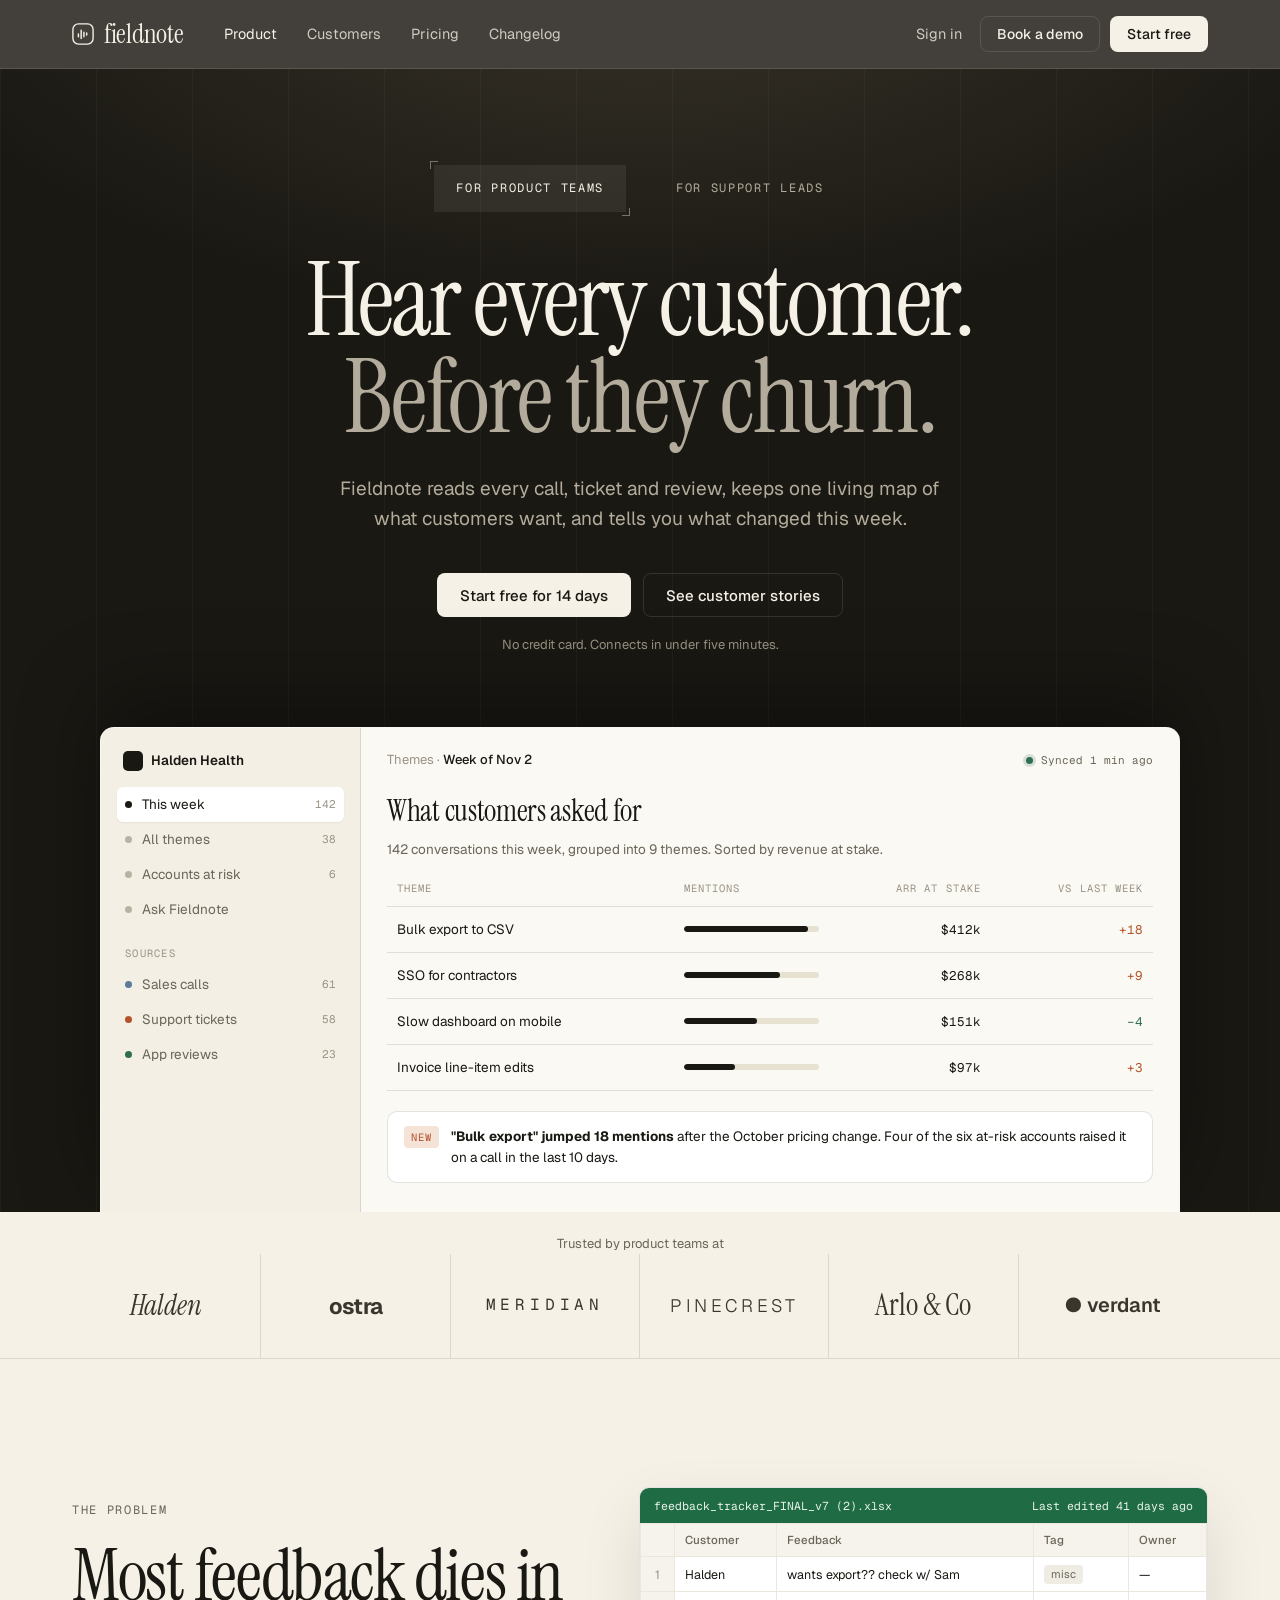
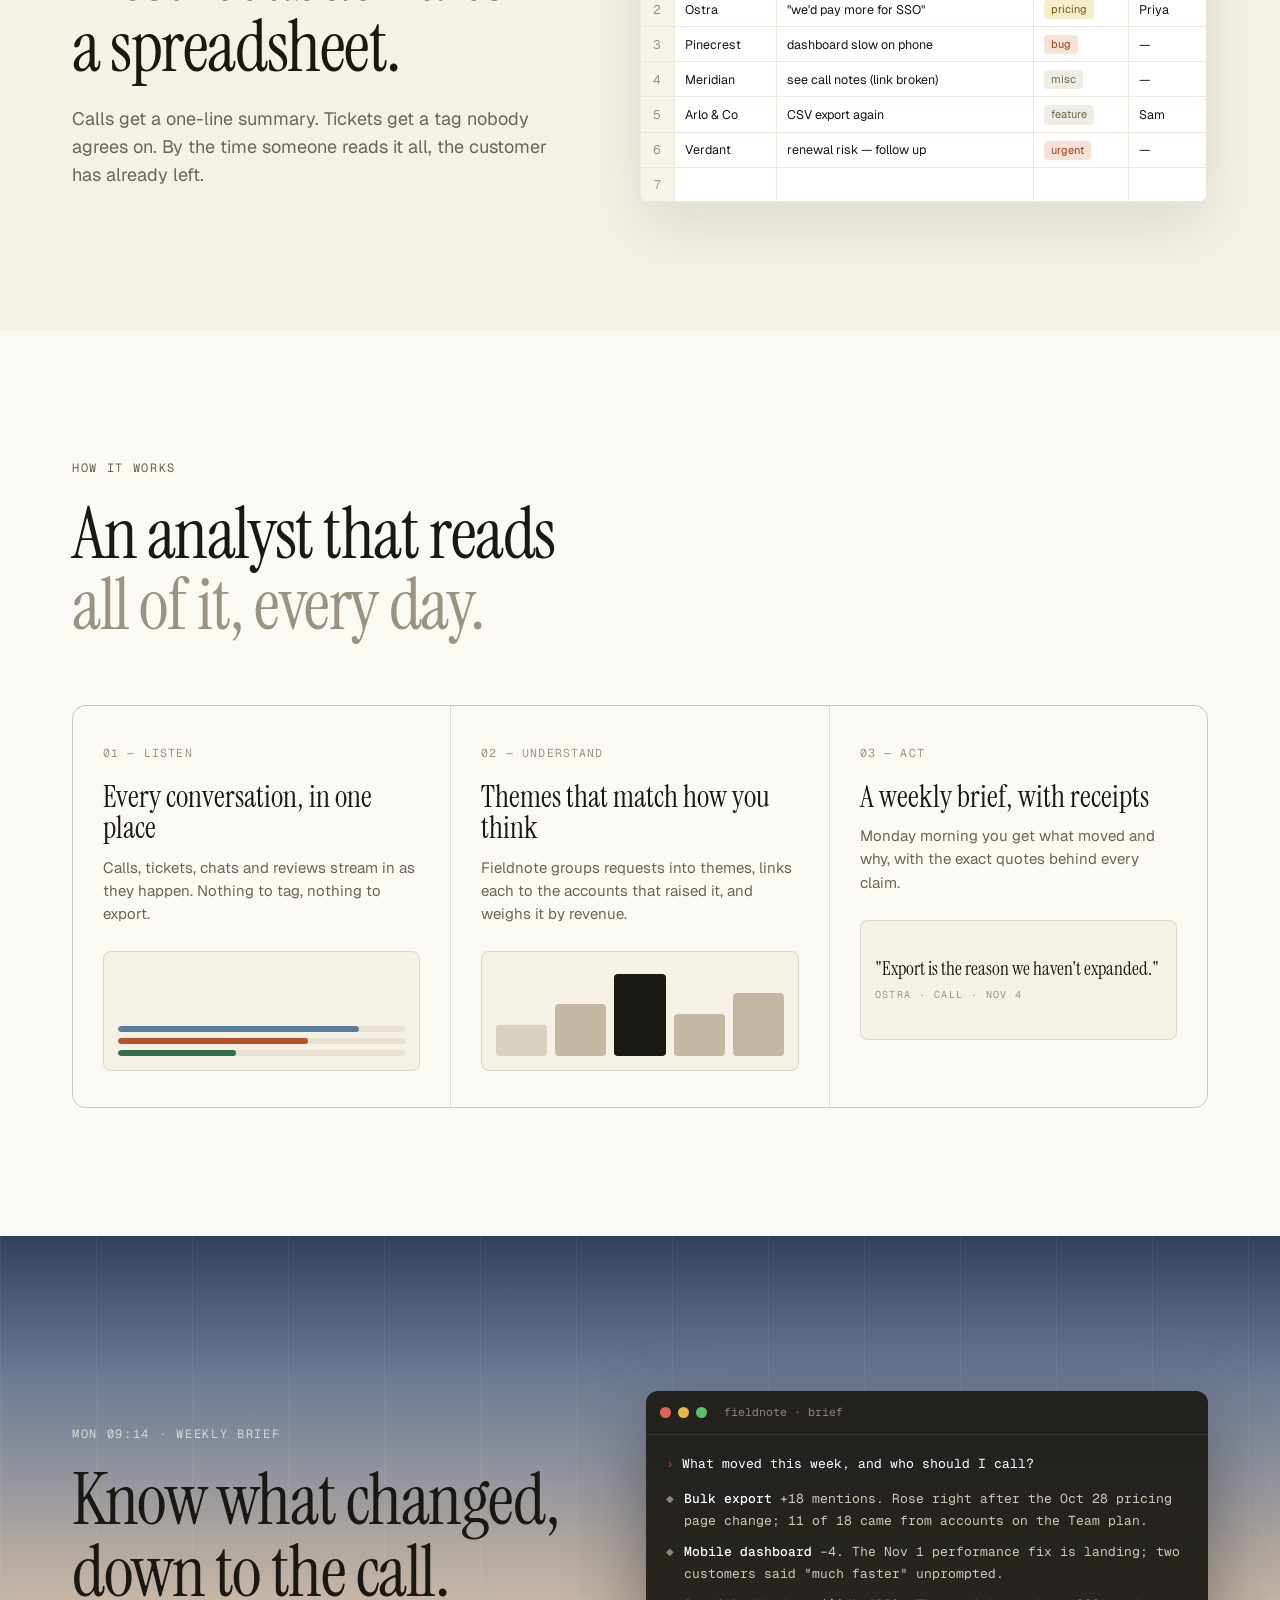
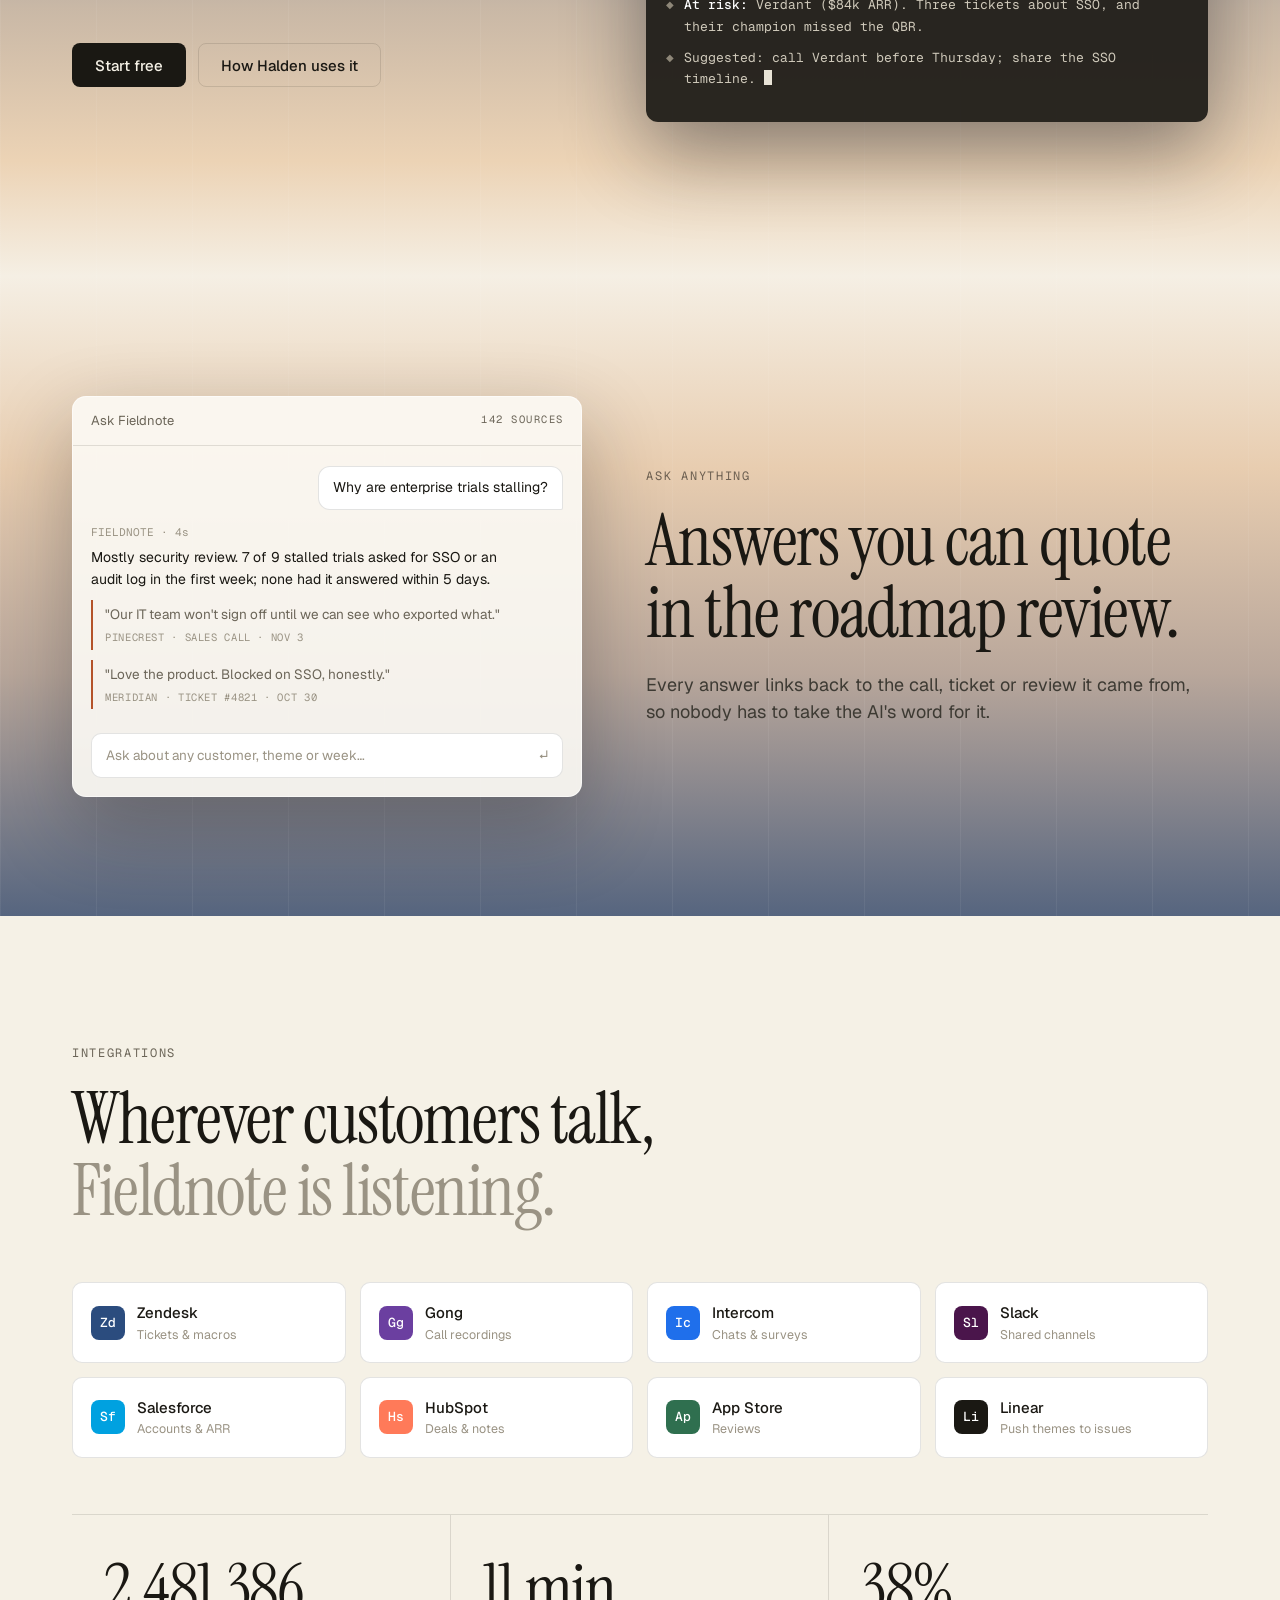
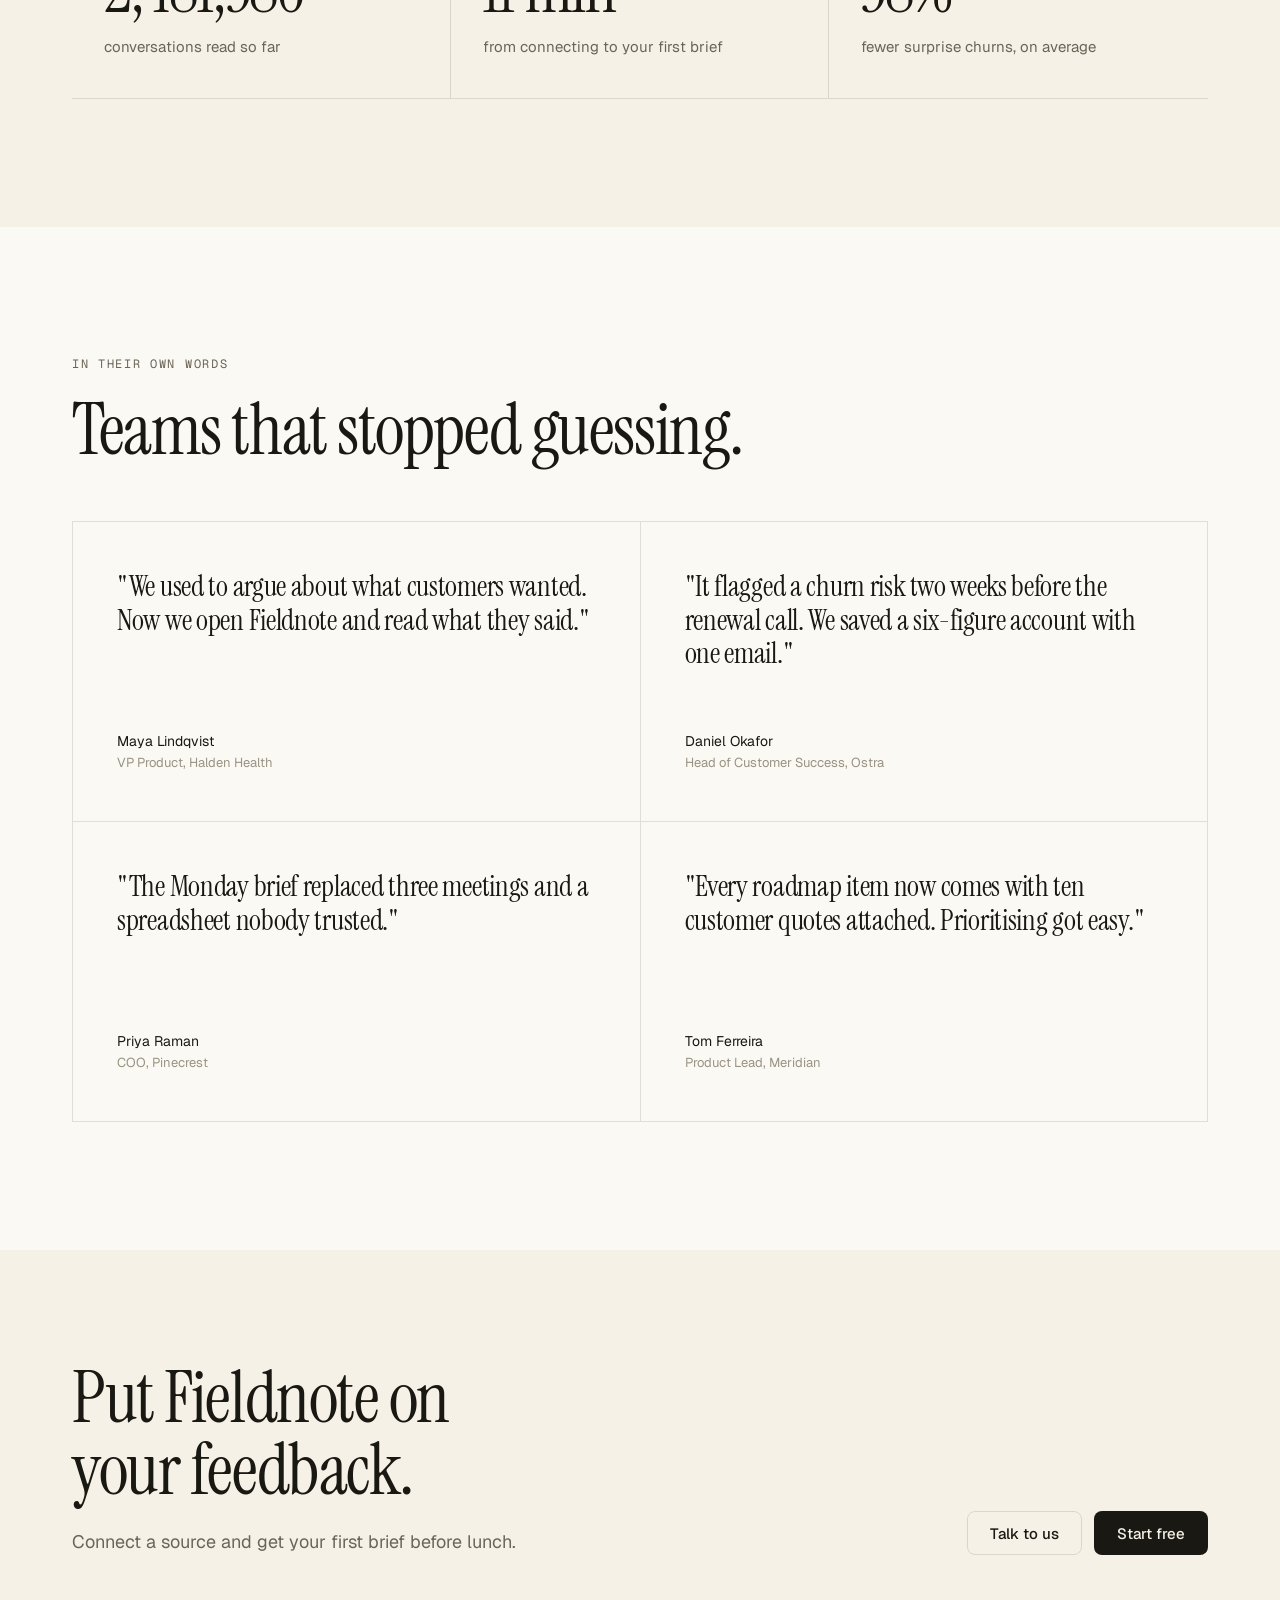
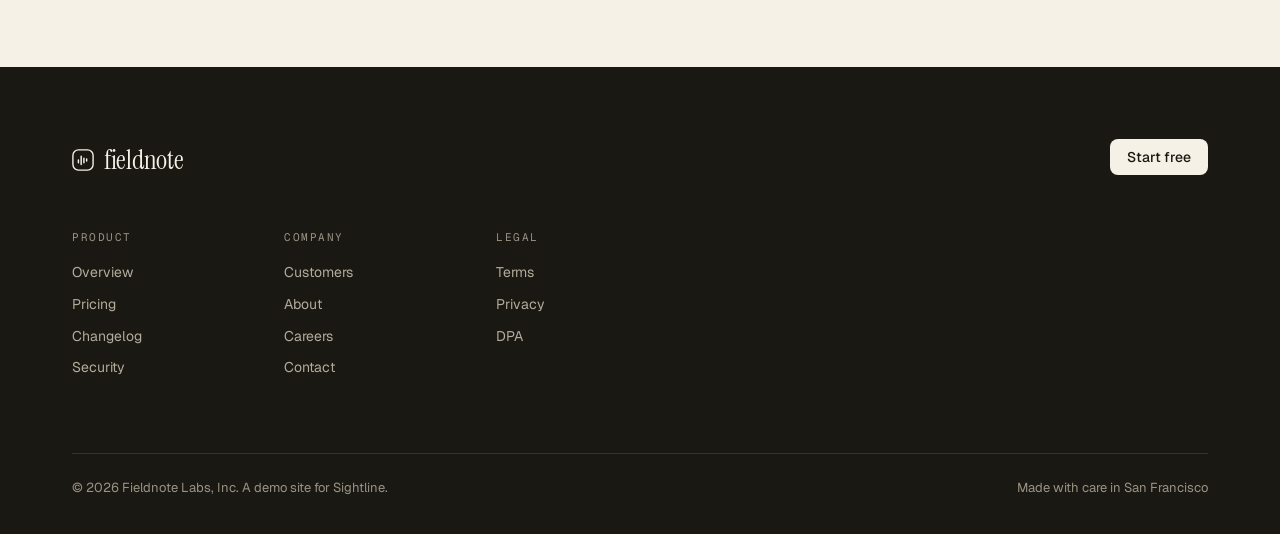
<file: index.html>
<!doctype html>
<html lang="en">
<head>
  <meta charset="utf-8">
  <meta name="viewport" content="width=device-width, initial-scale=1">
  <title>Fieldnote — Hear every customer</title>
  <meta name="description" content="Fieldnote reads every call, ticket and review, and tells you what customers want before they churn.">
  <link rel="preconnect" href="https://fonts.googleapis.com">
  <link rel="preconnect" href="https://fonts.gstatic.com" crossorigin>
  <link href="https://fonts.googleapis.com/css2?family=Geist:wght@300;400;500;600;700&family=Geist+Mono:wght@400;500&family=Instrument+Serif:ital@0;1&display=swap" rel="stylesheet">
  <link rel="stylesheet" href="assets/site.css">
  <link rel="icon" href="assets/mark.svg" type="image/svg+xml">
</head>
<body>

<header class="nav">
  <div class="wrap nav-inner">
    <a class="logo" href="./"><img class="logo-mark" src="assets/mark-light.svg" alt="">fieldnote</a>
    <nav class="nav-links">
      <a href="./" aria-current="page">Product</a>
      <a href="customers/">Customers</a>
      <a href="pricing/">Pricing</a>
      <a href="changelog/">Changelog</a>
    </nav>
    <div class="nav-cta">
      <a class="signin" href="#">Sign in</a>
      <a class="btn btn-ghost-dark btn-sm" href="#">Book a demo</a>
      <a class="btn btn-cream btn-sm" href="pricing/">Start free</a>
    </div>
    <button class="nav-toggle" aria-label="Menu" aria-expanded="false"><span></span><span></span><span></span></button>
  </div>
  <div class="mobile-menu">
    <a href="./">Product</a><a href="customers/">Customers</a><a href="pricing/">Pricing</a><a href="changelog/">Changelog</a>
    <a class="btn btn-cream" href="pricing/">Start free</a>
  </div>
</header>

<!-- HERO -->
<section class="hero stripes">
  <div class="wrap">
    <div class="tabs">
      <span class="tab mono active">For product teams</span>
      <span class="tab mono">For support leads</span>
    </div>
    <h1>Hear every customer.<span class="dim">Before they churn.</span></h1>
    <p class="lede">Fieldnote reads every call, ticket and review, keeps one living map of what customers want, and tells you what changed this week.</p>
    <div class="ctas">
      <a class="btn btn-cream" href="pricing/">Start free for 14 days</a>
      <a class="btn btn-ghost-dark" href="customers/">See customer stories</a>
    </div>
    <p class="hero-note">No credit card. Connects in under five minutes.</p>

    <div class="app" aria-label="Fieldnote app preview">
      <aside class="app-side">
        <div class="ws"><i></i> Halden Health</div>
        <div class="side-item on"><span class="dot" style="background:#1a1813"></span>This week<span class="count">142</span></div>
        <div class="side-item"><span class="dot" style="background:#b9b2a2"></span>All themes<span class="count">38</span></div>
        <div class="side-item"><span class="dot" style="background:#b9b2a2"></span>Accounts at risk<span class="count">6</span></div>
        <div class="side-item"><span class="dot" style="background:#b9b2a2"></span>Ask Fieldnote</div>
        <div class="side-label">SOURCES</div>
        <div class="side-item"><span class="dot" style="background:#5b7c99"></span>Sales calls<span class="count">61</span></div>
        <div class="side-item"><span class="dot" style="background:#b4532a"></span>Support tickets<span class="count">58</span></div>
        <div class="side-item"><span class="dot" style="background:#2f6f4f"></span>App reviews<span class="count">23</span></div>
      </aside>
      <div class="app-main">
        <div class="app-top">
          <div class="crumb">Themes · <b>Week of Nov 2</b></div>
          <div class="live"><span class="pulse"></span><span data-ago="Synced">Synced 3 min ago</span></div>
        </div>
        <h3>What customers asked for</h3>
        <p class="sub">142 conversations this week, grouped into 9 themes. Sorted by revenue at stake.</p>
        <table class="themes">
          <thead><tr><th>THEME</th><th class="hide-sm">MENTIONS</th><th class="num">ARR AT STAKE</th><th class="num">VS LAST WEEK</th></tr></thead>
          <tbody>
            <tr><td>Bulk export to CSV</td><td class="hide-sm"><div class="bar"><i style="width:92%"></i></div></td><td class="num">$412k</td><td class="num delta-up">+18</td></tr>
            <tr><td>SSO for contractors</td><td class="hide-sm"><div class="bar"><i style="width:71%"></i></div></td><td class="num">$268k</td><td class="num delta-up">+9</td></tr>
            <tr><td>Slow dashboard on mobile</td><td class="hide-sm"><div class="bar"><i style="width:54%"></i></div></td><td class="num">$151k</td><td class="num delta-down">−4</td></tr>
            <tr><td>Invoice line-item edits</td><td class="hide-sm"><div class="bar"><i style="width:38%"></i></div></td><td class="num">$97k</td><td class="num delta-up">+3</td></tr>
          </tbody>
        </table>
        <div class="insight"><span class="tag">NEW</span><span><b>"Bulk export" jumped 18 mentions</b> after the October pricing change. Four of the six at-risk accounts raised it on a call in the last 10 days.</span></div>
      </div>
    </div>
  </div>
</section>

<!-- LOGOS -->
<section class="logos">
  <p class="label">Trusted by product teams at</p>
  <div class="wrap logo-row">
    <div class="lg-1">Halden</div>
    <div class="lg-2">ostra</div>
    <div class="lg-3">MERIDIAN</div>
    <div class="lg-4">PINECREST</div>
    <div class="lg-5">Arlo &amp; Co</div>
    <div class="lg-6">● verdant</div>
  </div>
</section>

<!-- PROBLEM -->
<section class="sec sec-cream">
  <div class="wrap split">
    <div>
      <p class="eyebrow">The problem</p>
      <h2 class="h2">Most feedback dies in a spreadsheet.</h2>
      <p class="sec-lede">Calls get a one-line summary. Tickets get a tag nobody agrees on. By the time someone reads it all, the customer has already left.</p>
    </div>
    <div class="sheet" aria-hidden="true">
      <div class="sheet-bar"><span>feedback_tracker_FINAL_v7 (2).xlsx</span><span>Last edited 41 days ago</span></div>
      <table>
        <tr><th class="idx"></th><th>Customer</th><th>Feedback</th><th class="hide-sm">Tag</th><th>Owner</th></tr>
        <tr><td class="idx">1</td><td>Halden</td><td>wants export?? check w/ Sam</td><td class="hide-sm"><span class="chip">misc</span></td><td>—</td></tr>
        <tr><td class="idx">2</td><td>Ostra</td><td>"we'd pay more for SSO"</td><td class="hide-sm"><span class="chip y">pricing</span></td><td>Priya</td></tr>
        <tr><td class="idx">3</td><td>Pinecrest</td><td>dashboard slow on phone</td><td class="hide-sm"><span class="chip r">bug</span></td><td>—</td></tr>
        <tr><td class="idx">4</td><td>Meridian</td><td>see call notes (link broken)</td><td class="hide-sm"><span class="chip">misc</span></td><td>—</td></tr>
        <tr><td class="idx">5</td><td>Arlo &amp; Co</td><td>CSV export again</td><td class="hide-sm"><span class="chip">feature</span></td><td>Sam</td></tr>
        <tr><td class="idx">6</td><td>Verdant</td><td>renewal risk — follow up</td><td class="hide-sm"><span class="chip r">urgent</span></td><td>—</td></tr>
        <tr><td class="idx">7</td><td></td><td></td><td class="hide-sm"></td><td></td></tr>
      </table>
    </div>
  </div>
</section>

<!-- FEATURES -->
<section class="sec">
  <div class="wrap">
    <p class="eyebrow">How it works</p>
    <h2 class="h2">An analyst that reads<br><span class="dim">all of it, every day.</span></h2>
    <div class="features">
      <div class="feature">
        <span class="num">01 — LISTEN</span>
        <h3>Every conversation, in one place</h3>
        <p>Calls, tickets, chats and reviews stream in as they happen. Nothing to tag, nothing to export.</p>
        <div class="viz">
          <div class="bar"><i style="width:84%;background:#5b7c99"></i></div>
          <div class="bar"><i style="width:66%;background:#b4532a"></i></div>
          <div class="bar"><i style="width:41%;background:#2f6f4f"></i></div>
        </div>
      </div>
      <div class="feature">
        <span class="num">02 — UNDERSTAND</span>
        <h3>Themes that match how you think</h3>
        <p>Fieldnote groups requests into themes, links each to the accounts that raised it, and weighs it by revenue.</p>
        <div class="viz" style="flex-direction:row;align-items:flex-end;gap:8px">
          <div style="flex:1;height:35%;background:#d9d1bf;border-radius:4px"></div>
          <div style="flex:1;height:58%;background:#c3b9a3;border-radius:4px"></div>
          <div style="flex:1;height:92%;background:#1a1813;border-radius:4px"></div>
          <div style="flex:1;height:47%;background:#c3b9a3;border-radius:4px"></div>
          <div style="flex:1;height:70%;background:#c3b9a3;border-radius:4px"></div>
        </div>
      </div>
      <div class="feature">
        <span class="num">03 — ACT</span>
        <h3>A weekly brief, with receipts</h3>
        <p>Monday morning you get what moved and why, with the exact quotes behind every claim.</p>
        <div class="viz" style="justify-content:center">
          <div style="font-family:var(--serif);font-size:19px;line-height:1.2">"Export is the reason we haven't expanded."</div>
          <div class="mono" style="font-size:10px;color:var(--faint)">OSTRA · CALL · NOV 4</div>
        </div>
      </div>
    </div>
  </div>
</section>

<!-- DIGEST (dusk) -->
<section class="dusk">
  <div class="wrap panel-row">
    <div>
      <p class="eyebrow">Mon 09:14 · Weekly brief</p>
      <h2 class="h2">Know what changed,<br>down to the call.</h2>
      <div class="ctas">
        <a class="btn btn-dark" href="pricing/">Start free</a>
        <a class="btn btn-ghost" href="customers/">How Halden uses it</a>
      </div>
    </div>
    <div class="term" aria-hidden="true">
      <div class="term-bar"><i style="background:#e0645a"></i><i style="background:#e8b64c"></i><i style="background:#5fbf6a"></i><span>fieldnote · brief</span></div>
      <div class="term-body">
        <div class="q">What moved this week, and who should I call?</div>
        <div class="li"><span><b>Bulk export</b> +18 mentions. Rose right after the Oct 28 pricing page change; 11 of 18 came from accounts on the Team plan.</span></div>
        <div class="li"><span><b>Mobile dashboard</b> −4. The Nov 1 performance fix is landing; two customers said "much faster" unprompted.</span></div>
        <div class="li"><span><b>At risk:</b> Verdant ($84k ARR). Three tickets about SSO, and their champion missed the QBR.</span></div>
        <div class="li"><span>Suggested: call Verdant before Thursday; share the SSO timeline. <span class="cur"></span></span></div>
      </div>
    </div>
  </div>
</section>

<!-- ASK (dusk 2) -->
<section class="dusk" style="background:repeating-linear-gradient(90deg, rgba(255,255,255,.06) 0 1px, transparent 1px 96px), linear-gradient(180deg, #f5efe4 0%, #e8cdb0 30%, #b9a79b 62%, #56657f 100%);">
  <div class="wrap panel-row">
    <div class="chat" aria-hidden="true">
      <div class="chat-head"><span>Ask Fieldnote</span><span class="mono" style="font-size:10.5px">142 SOURCES</span></div>
      <div class="chat-body">
        <div class="msg-me">Why are enterprise trials stalling?</div>
        <div class="msg-ai">
          <div class="who">FIELDNOTE · 4s</div>
          Mostly security review. 7 of 9 stalled trials asked for SSO or an audit log in the first week; none had it answered within 5 days.
          <div class="quote-card">"Our IT team won't sign off until we can see who exported what."<cite>PINECREST · SALES CALL · NOV 3</cite></div>
          <div class="quote-card">"Love the product. Blocked on SSO, honestly."<cite>MERIDIAN · TICKET #4821 · OCT 30</cite></div>
        </div>
      </div>
      <div class="chat-input"><span>Ask about any customer, theme or week…</span><span>↵</span></div>
    </div>
    <div>
      <p class="eyebrow" style="color:rgba(26,24,19,.6)">Ask anything</p>
      <h2 class="h2">Answers you can quote in the roadmap review.</h2>
      <p class="sec-lede" style="color:#3d3a33">Every answer links back to the call, ticket or review it came from, so nobody has to take the AI's word for it.</p>
    </div>
  </div>
</section>

<!-- INTEGRATIONS + STATS -->
<section class="sec sec-cream">
  <div class="wrap">
    <p class="eyebrow">Integrations</p>
    <h2 class="h2">Wherever customers talk,<br><span class="dim">Fieldnote is listening.</span></h2>
    <div class="integrations">
      <div class="integ"><span class="ic" style="background:#2b4c7e">Zd</span><div>Zendesk<small>Tickets &amp; macros</small></div></div>
      <div class="integ"><span class="ic" style="background:#6b3fa0">Gg</span><div>Gong<small>Call recordings</small></div></div>
      <div class="integ"><span class="ic" style="background:#1f6feb">Ic</span><div>Intercom<small>Chats &amp; surveys</small></div></div>
      <div class="integ"><span class="ic" style="background:#4a154b">Sl</span><div>Slack<small>Shared channels</small></div></div>
      <div class="integ"><span class="ic" style="background:#00a1e0">Sf</span><div>Salesforce<small>Accounts &amp; ARR</small></div></div>
      <div class="integ"><span class="ic" style="background:#ff7a59">Hs</span><div>HubSpot<small>Deals &amp; notes</small></div></div>
      <div class="integ"><span class="ic" style="background:#2f6f4f">Ap</span><div>App Store<small>Reviews</small></div></div>
      <div class="integ"><span class="ic" style="background:#1a1813">Li</span><div>Linear<small>Push themes to issues</small></div></div>
    </div>
    <div class="stats">
      <div class="stat"><div class="v" data-live-count="2481000">2,481,000</div><div class="k">conversations read so far</div></div>
      <div class="stat"><div class="v">11 min</div><div class="k">from connecting to your first brief</div></div>
      <div class="stat"><div class="v">38%</div><div class="k">fewer surprise churns, on average</div></div>
    </div>
  </div>
</section>

<!-- TESTIMONIALS -->
<section class="sec">
  <div class="wrap">
    <p class="eyebrow">In their own words</p>
    <h2 class="h2">Teams that stopped guessing.</h2>
    <div class="quotes">
      <div class="qt">
        <blockquote>"We used to argue about what customers wanted. Now we open Fieldnote and read what they said."</blockquote>
        <div class="by">Maya Lindqvist<span>VP Product, Halden Health</span></div>
      </div>
      <div class="qt">
        <blockquote>"It flagged a churn risk two weeks before the renewal call. We saved a six-figure account with one email."</blockquote>
        <div class="by">Daniel Okafor<span>Head of Customer Success, Ostra</span></div>
      </div>
      <div class="qt">
        <blockquote>"The Monday brief replaced three meetings and a spreadsheet nobody trusted."</blockquote>
        <div class="by">Priya Raman<span>COO, Pinecrest</span></div>
      </div>
      <div class="qt">
        <blockquote>"Every roadmap item now comes with ten customer quotes attached. Prioritising got easy."</blockquote>
        <div class="by">Tom Ferreira<span>Product Lead, Meridian</span></div>
      </div>
    </div>
  </div>
</section>

<!-- CTA -->
<section class="sec-cream">
  <div class="wrap cta-band">
    <div>
      <h2 class="h2">Put Fieldnote on<br>your feedback.</h2>
      <p class="sec-lede">Connect a source and get your first brief before lunch.</p>
    </div>
    <div class="ctas">
      <a class="btn btn-ghost" href="#">Talk to us</a>
      <a class="btn btn-dark" href="pricing/">Start free</a>
    </div>
  </div>
</section>

<footer class="footer">
  <div class="wrap">
    <div class="foot-top">
      <a class="logo" href="./"><img class="logo-mark" src="assets/mark-light.svg" alt="">fieldnote</a>
      <a class="btn btn-cream btn-sm" href="pricing/">Start free</a>
    </div>
    <div class="foot-cols">
      <div><h4>PRODUCT</h4><a href="./">Overview</a><a href="pricing/">Pricing</a><a href="changelog/">Changelog</a><a href="#">Security</a></div>
      <div><h4>COMPANY</h4><a href="customers/">Customers</a><a href="#">About</a><a href="#">Careers</a><a href="#">Contact</a></div>
      <div><h4>LEGAL</h4><a href="#">Terms</a><a href="#">Privacy</a><a href="#">DPA</a></div>
    </div>
    <div class="foot-bottom"><span>© 2026 Fieldnote Labs, Inc. A demo site for Sightline.</span><span>Made with care in San Francisco</span></div>
  </div>
</footer>

<script src="assets/site.js"></script>
</body>
</html>
</file>
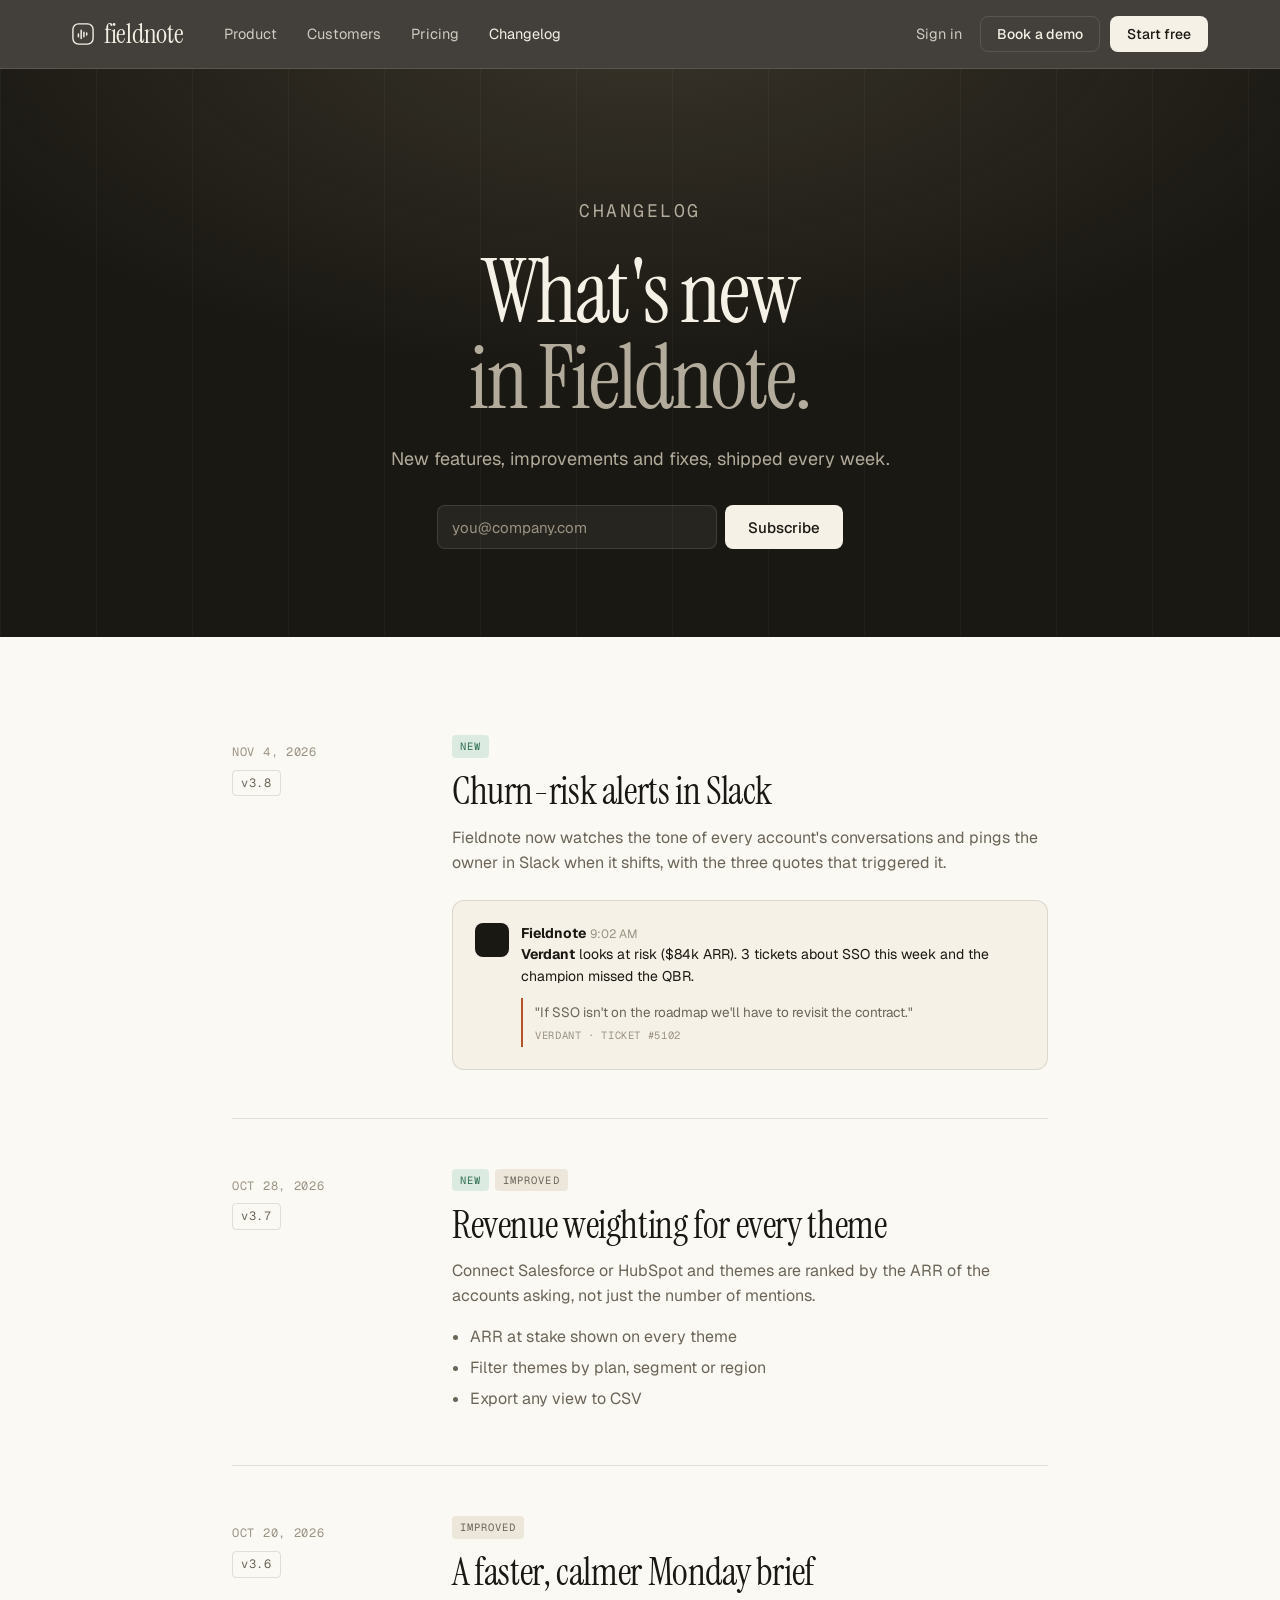
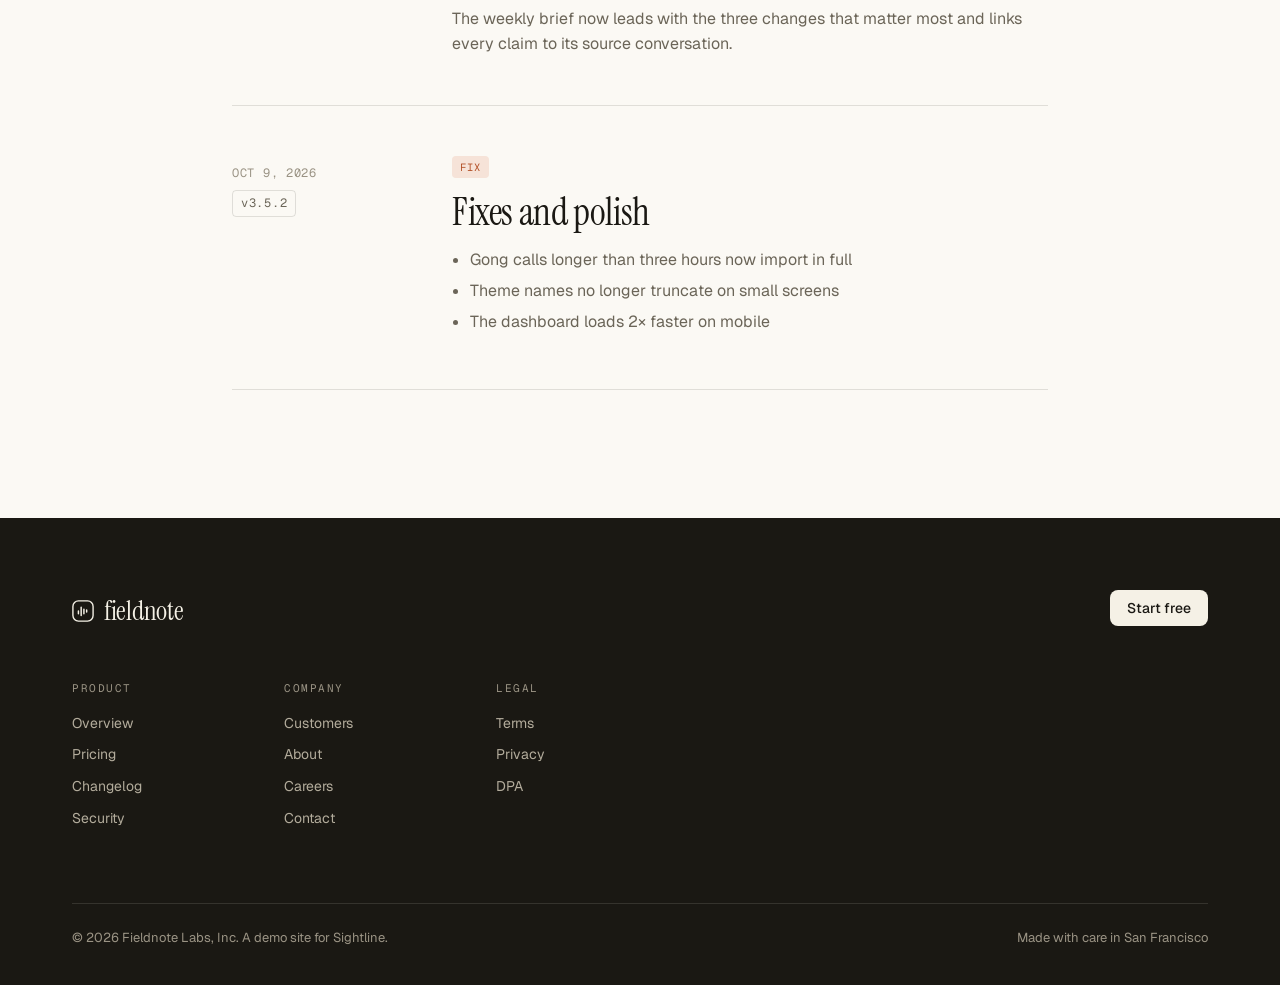
<file: changelog/index.html>
<!doctype html>
<html lang="en">
<head>
  <meta charset="utf-8">
  <meta name="viewport" content="width=device-width, initial-scale=1">
  <title>Changelog — Fieldnote</title>
  <link rel="preconnect" href="https://fonts.googleapis.com">
  <link rel="preconnect" href="https://fonts.gstatic.com" crossorigin>
  <link href="https://fonts.googleapis.com/css2?family=Geist:wght@300;400;500;600;700&family=Geist+Mono:wght@400;500&family=Instrument+Serif:ital@0;1&display=swap" rel="stylesheet">
  <link rel="stylesheet" href="../assets/site.css">
  <link rel="icon" href="../assets/mark.svg" type="image/svg+xml">
</head>
<body>

<header class="nav">
  <div class="wrap nav-inner">
    <a class="logo" href="../"><img class="logo-mark" src="../assets/mark-light.svg" alt="">fieldnote</a>
    <nav class="nav-links">
      <a href="../">Product</a>
      <a href="../customers/">Customers</a>
      <a href="../pricing/">Pricing</a>
      <a href="../changelog/" aria-current="page">Changelog</a>
    </nav>
    <div class="nav-cta">
      <a class="signin" href="#">Sign in</a>
      <a class="btn btn-ghost-dark btn-sm" href="#">Book a demo</a>
      <a class="btn btn-cream btn-sm" href="../pricing/">Start free</a>
    </div>
    <button class="nav-toggle" aria-label="Menu" aria-expanded="false"><span></span><span></span><span></span></button>
  </div>
  <div class="mobile-menu">
    <a href="../">Product</a><a href="../customers/">Customers</a><a href="../pricing/">Pricing</a><a href="../changelog/">Changelog</a>
    <a class="btn btn-cream" href="../pricing/">Start free</a>
  </div>
</header>

<section class="page-head stripes">
  <div class="wrap">
    <p class="mono" style="color:var(--on-dark-muted);margin-bottom:24px">Changelog</p>
    <h1>What's new<br><span class="dim">in Fieldnote.</span></h1>
    <p>New features, improvements and fixes, shipped every week.</p>
    <form class="subscribe" onsubmit="return false">
      <input type="email" placeholder="you@company.com" aria-label="Email">
      <button class="btn btn-cream" type="submit">Subscribe</button>
    </form>
  </div>
</section>

<section class="sec" style="padding-top:48px">
  <div class="wrap log">
    <article class="entry">
      <div class="when">NOV 4, 2026<br><span class="ver">v3.8</span></div>
      <div>
        <span class="pill new">NEW</span>
        <h2 style="margin-top:14px">Churn-risk alerts in Slack</h2>
        <p>Fieldnote now watches the tone of every account's conversations and pings the owner in Slack when it shifts, with the three quotes that triggered it.</p>
        <div class="shot">
          <div style="display:flex;gap:12px;align-items:flex-start;font-size:14px">
            <span style="width:34px;height:34px;border-radius:8px;background:var(--ink);flex:none"></span>
            <div><b>Fieldnote</b> <span style="color:var(--faint);font-size:12px">9:02 AM</span><br>
              <b>Verdant</b> looks at risk ($84k ARR). 3 tickets about SSO this week and the champion missed the QBR.
              <div class="quote-card">"If SSO isn't on the roadmap we'll have to revisit the contract."<cite>VERDANT · TICKET #5102</cite></div>
            </div>
          </div>
        </div>
      </div>
    </article>
    <article class="entry">
      <div class="when">OCT 28, 2026<br><span class="ver">v3.7</span></div>
      <div>
        <span class="pill new">NEW</span><span class="pill imp">IMPROVED</span>
        <h2 style="margin-top:14px">Revenue weighting for every theme</h2>
        <p>Connect Salesforce or HubSpot and themes are ranked by the ARR of the accounts asking, not just the number of mentions.</p>
        <ul>
          <li>ARR at stake shown on every theme</li>
          <li>Filter themes by plan, segment or region</li>
          <li>Export any view to CSV</li>
        </ul>
      </div>
    </article>
    <article class="entry">
      <div class="when">OCT 20, 2026<br><span class="ver">v3.6</span></div>
      <div>
        <span class="pill imp">IMPROVED</span>
        <h2 style="margin-top:14px">A faster, calmer Monday brief</h2>
        <p>The weekly brief now leads with the three changes that matter most and links every claim to its source conversation.</p>
      </div>
    </article>
    <article class="entry">
      <div class="when">OCT 9, 2026<br><span class="ver">v3.5.2</span></div>
      <div>
        <span class="pill fix">FIX</span>
        <h2 style="margin-top:14px">Fixes and polish</h2>
        <ul>
          <li>Gong calls longer than three hours now import in full</li>
          <li>Theme names no longer truncate on small screens</li>
          <li>The dashboard loads 2× faster on mobile</li>
        </ul>
      </div>
    </article>
  </div>
</section>

<footer class="footer">
  <div class="wrap">
    <div class="foot-top">
      <a class="logo" href="../"><img class="logo-mark" src="../assets/mark-light.svg" alt="">fieldnote</a>
      <a class="btn btn-cream btn-sm" href="../pricing/">Start free</a>
    </div>
    <div class="foot-cols">
      <div><h4>PRODUCT</h4><a href="../">Overview</a><a href="../pricing/">Pricing</a><a href="../changelog/">Changelog</a><a href="#">Security</a></div>
      <div><h4>COMPANY</h4><a href="../customers/">Customers</a><a href="#">About</a><a href="#">Careers</a><a href="#">Contact</a></div>
      <div><h4>LEGAL</h4><a href="#">Terms</a><a href="#">Privacy</a><a href="#">DPA</a></div>
    </div>
    <div class="foot-bottom"><span>© 2026 Fieldnote Labs, Inc. A demo site for Sightline.</span><span>Made with care in San Francisco</span></div>
  </div>
</footer>

<script src="../assets/site.js"></script>
</body>
</html>
</file>
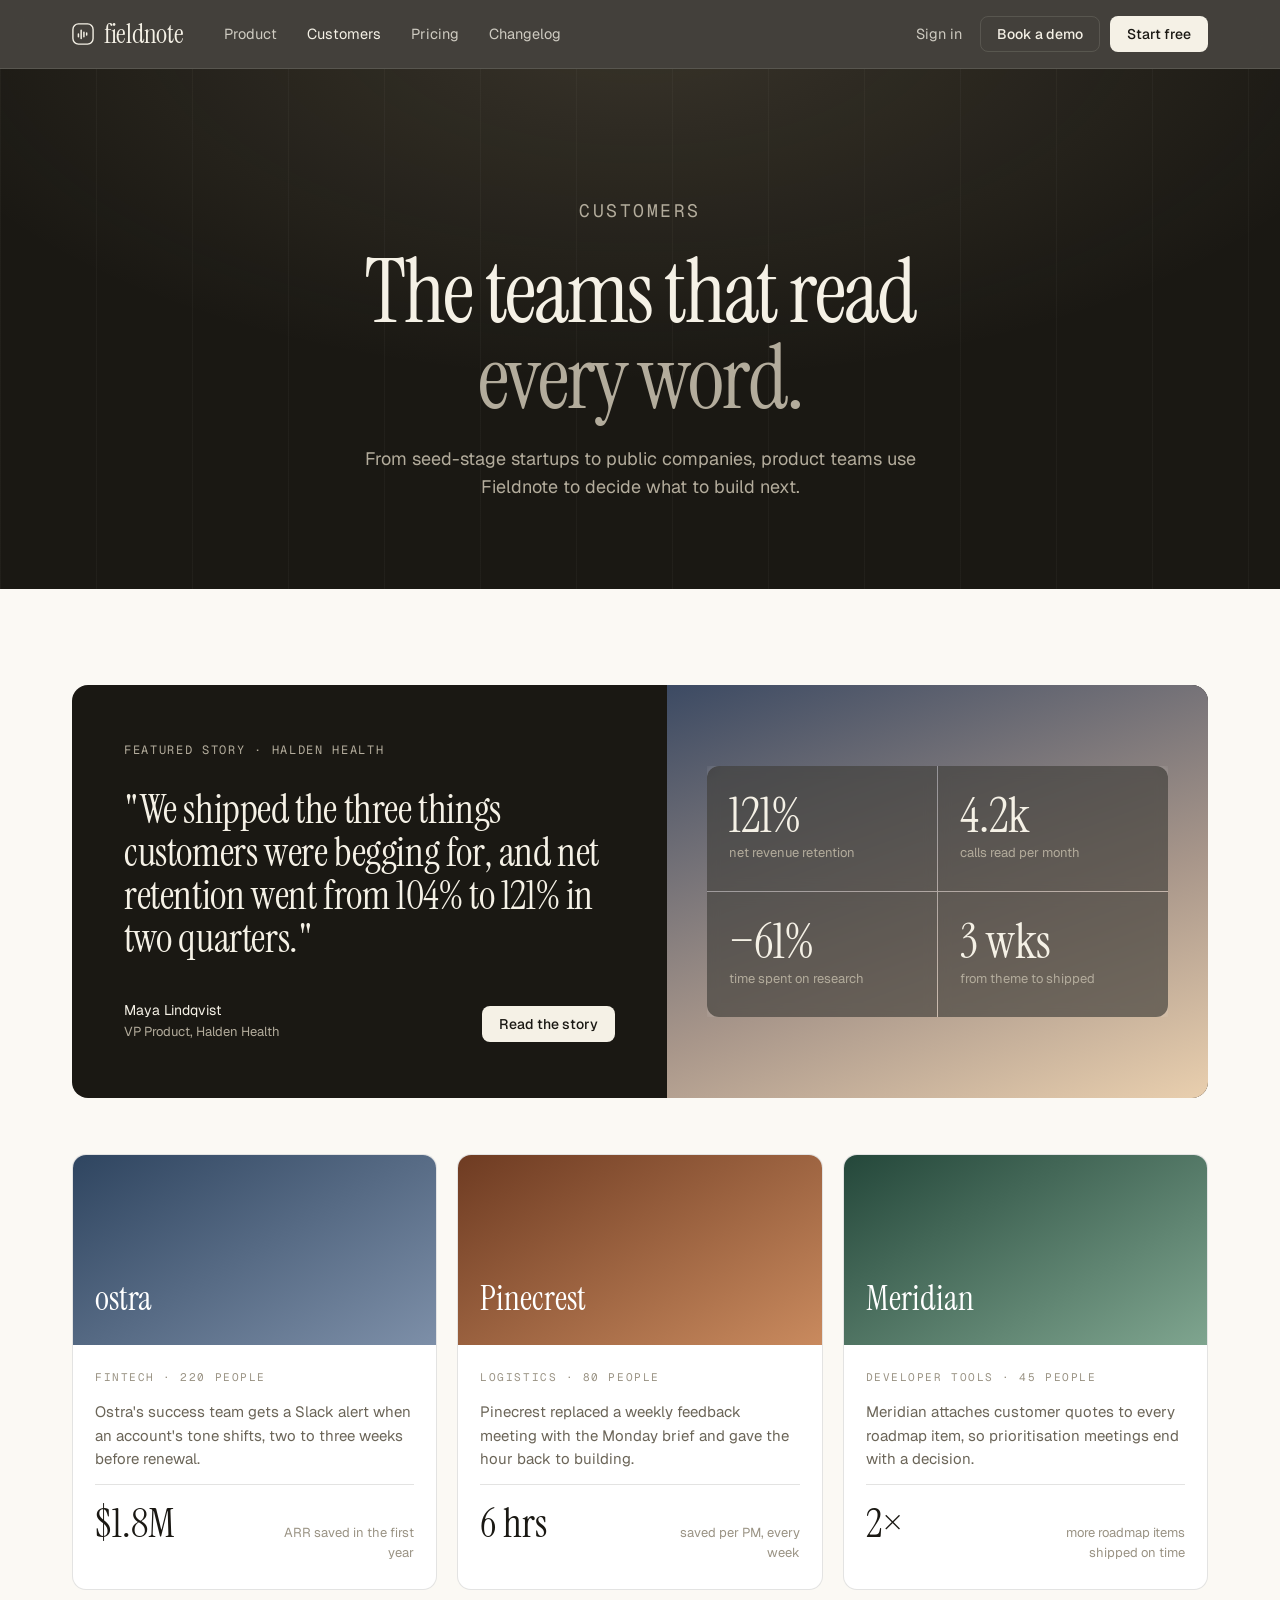
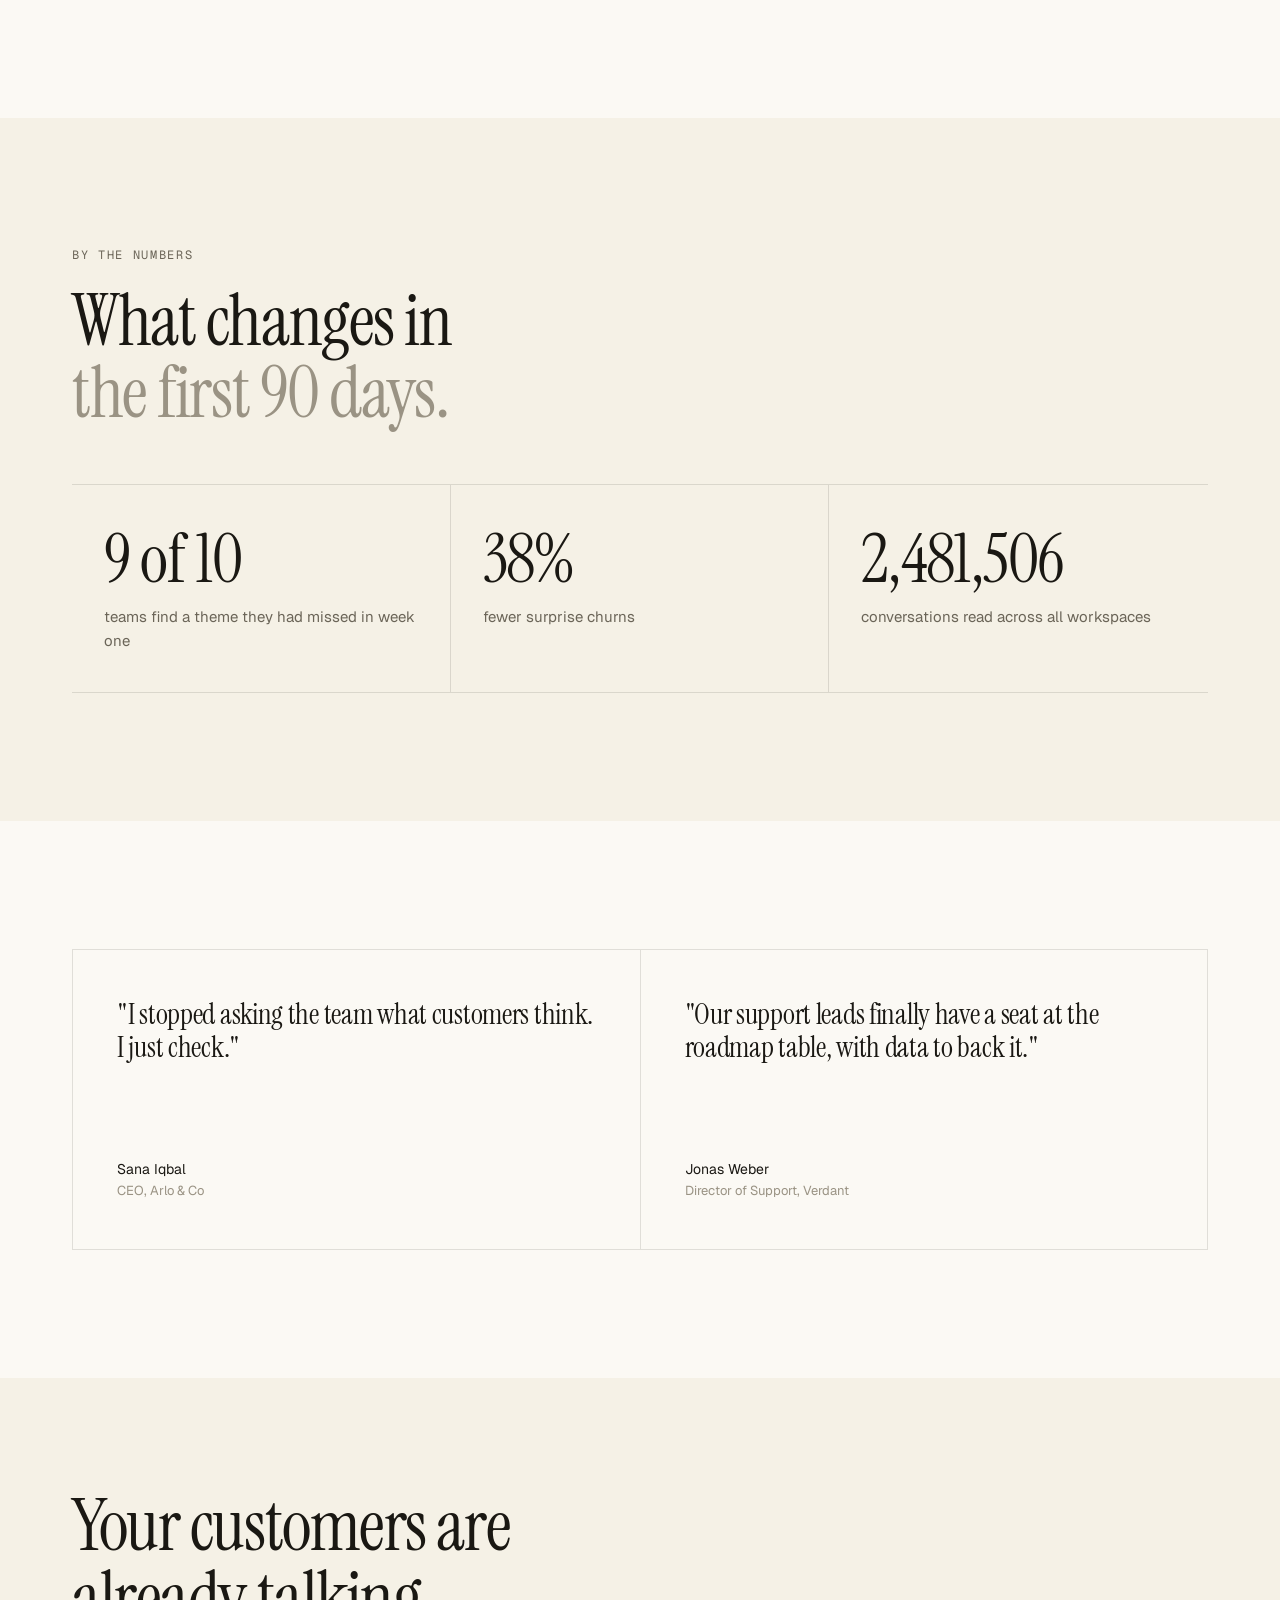
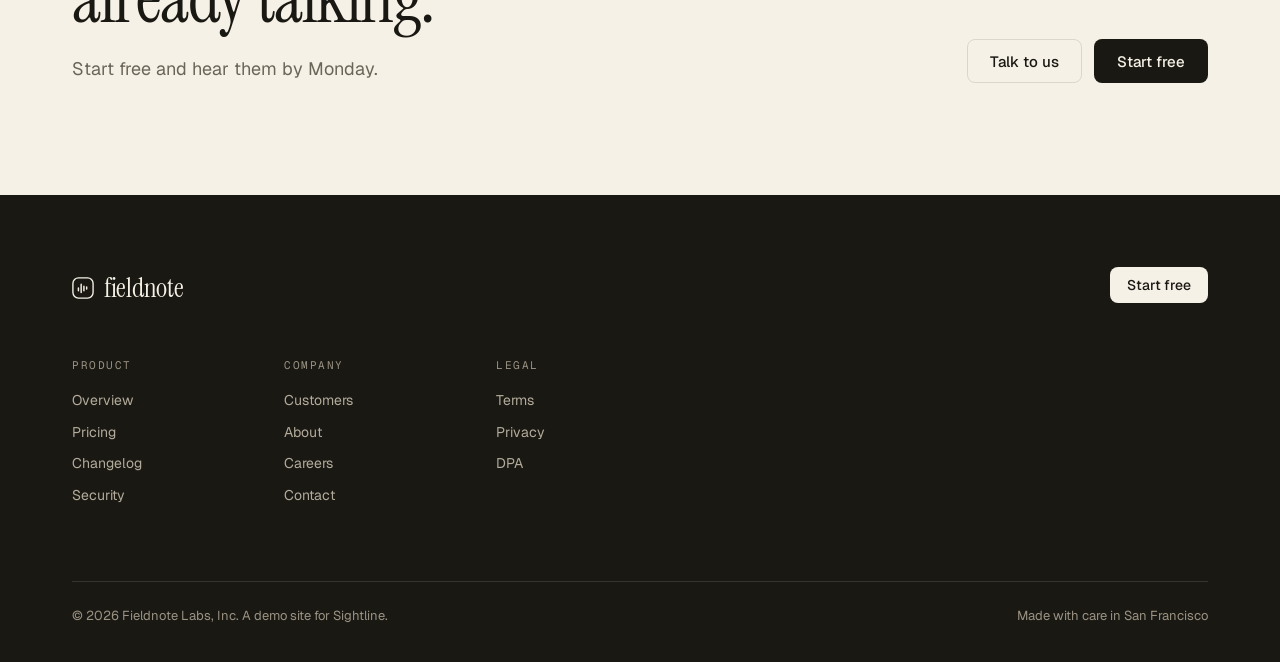
<file: customers/index.html>
<!doctype html>
<html lang="en">
<head>
  <meta charset="utf-8">
  <meta name="viewport" content="width=device-width, initial-scale=1">
  <title>Customers — Fieldnote</title>
  <link rel="preconnect" href="https://fonts.googleapis.com">
  <link rel="preconnect" href="https://fonts.gstatic.com" crossorigin>
  <link href="https://fonts.googleapis.com/css2?family=Geist:wght@300;400;500;600;700&family=Geist+Mono:wght@400;500&family=Instrument+Serif:ital@0;1&display=swap" rel="stylesheet">
  <link rel="stylesheet" href="../assets/site.css">
  <link rel="icon" href="../assets/mark.svg" type="image/svg+xml">
</head>
<body>

<header class="nav">
  <div class="wrap nav-inner">
    <a class="logo" href="../"><img class="logo-mark" src="../assets/mark-light.svg" alt="">fieldnote</a>
    <nav class="nav-links">
      <a href="../">Product</a>
      <a href="../customers/" aria-current="page">Customers</a>
      <a href="../pricing/">Pricing</a>
      <a href="../changelog/">Changelog</a>
    </nav>
    <div class="nav-cta">
      <a class="signin" href="#">Sign in</a>
      <a class="btn btn-ghost-dark btn-sm" href="#">Book a demo</a>
      <a class="btn btn-cream btn-sm" href="../pricing/">Start free</a>
    </div>
    <button class="nav-toggle" aria-label="Menu" aria-expanded="false"><span></span><span></span><span></span></button>
  </div>
  <div class="mobile-menu">
    <a href="../">Product</a><a href="../customers/">Customers</a><a href="../pricing/">Pricing</a><a href="../changelog/">Changelog</a>
    <a class="btn btn-cream" href="../pricing/">Start free</a>
  </div>
</header>

<section class="page-head stripes">
  <div class="wrap">
    <p class="mono" style="color:var(--on-dark-muted);margin-bottom:24px">Customers</p>
    <h1>The teams that read<br><span class="dim">every word.</span></h1>
    <p>From seed-stage startups to public companies, product teams use Fieldnote to decide what to build next.</p>
  </div>
</section>

<section class="sec" style="padding-top:96px">
  <div class="wrap">
    <div class="feature-story">
      <div class="left">
        <div>
          <p class="mono" style="color:var(--on-dark-muted);margin-bottom:28px">Featured story · Halden Health</p>
          <blockquote>"We shipped the three things customers were begging for, and net retention went from 104% to 121% in two quarters."</blockquote>
        </div>
        <div style="display:flex;justify-content:space-between;align-items:flex-end;gap:20px">
          <div style="font-size:14px">Maya Lindqvist<span style="display:block;color:var(--on-dark-muted);font-size:13px">VP Product, Halden Health</span></div>
          <a class="btn btn-cream btn-sm" href="#">Read the story</a>
        </div>
      </div>
      <div class="right">
        <div class="kpis">
          <div><b>121%</b><span>net revenue retention</span></div>
          <div><b>4.2k</b><span>calls read per month</span></div>
          <div><b>−61%</b><span>time spent on research</span></div>
          <div><b>3 wks</b><span>from theme to shipped</span></div>
        </div>
      </div>
    </div>

    <div class="cases">
      <article class="case">
        <div class="case-art" style="background:linear-gradient(150deg,#2f4560,#7d8fa8)">ostra</div>
        <div class="case-body">
          <p class="mono" style="font-size:11px;color:var(--faint)">Fintech · 220 people</p>
          <p>Ostra's success team gets a Slack alert when an account's tone shifts, two to three weeks before renewal.</p>
          <div class="case-metric"><b>$1.8M</b><span>ARR saved in the first year</span></div>
        </div>
      </article>
      <article class="case">
        <div class="case-art" style="background:linear-gradient(150deg,#6e3b22,#c98a5e)">Pinecrest</div>
        <div class="case-body">
          <p class="mono" style="font-size:11px;color:var(--faint)">Logistics · 80 people</p>
          <p>Pinecrest replaced a weekly feedback meeting with the Monday brief and gave the hour back to building.</p>
          <div class="case-metric"><b>6 hrs</b><span>saved per PM, every week</span></div>
        </div>
      </article>
      <article class="case">
        <div class="case-art" style="background:linear-gradient(150deg,#24473a,#7fa58f)">Meridian</div>
        <div class="case-body">
          <p class="mono" style="font-size:11px;color:var(--faint)">Developer tools · 45 people</p>
          <p>Meridian attaches customer quotes to every roadmap item, so prioritisation meetings end with a decision.</p>
          <div class="case-metric"><b>2×</b><span>more roadmap items shipped on time</span></div>
        </div>
      </article>
    </div>
  </div>
</section>

<section class="sec sec-cream">
  <div class="wrap">
    <p class="eyebrow">By the numbers</p>
    <h2 class="h2">What changes in<br><span class="dim">the first 90 days.</span></h2>
    <div class="stats">
      <div class="stat"><div class="v">9 of 10</div><div class="k">teams find a theme they had missed in week one</div></div>
      <div class="stat"><div class="v">38%</div><div class="k">fewer surprise churns</div></div>
      <div class="stat"><div class="v" data-live-count="2481000">2,481,000</div><div class="k">conversations read across all workspaces</div></div>
    </div>
  </div>
</section>

<section class="sec">
  <div class="wrap">
    <div class="quotes" style="margin-top:0">
      <div class="qt">
        <blockquote>"I stopped asking the team what customers think. I just check."</blockquote>
        <div class="by">Sana Iqbal<span>CEO, Arlo &amp; Co</span></div>
      </div>
      <div class="qt">
        <blockquote>"Our support leads finally have a seat at the roadmap table, with data to back it."</blockquote>
        <div class="by">Jonas Weber<span>Director of Support, Verdant</span></div>
      </div>
    </div>
  </div>
</section>

<section class="sec-cream">
  <div class="wrap cta-band">
    <div>
      <h2 class="h2">Your customers are<br>already talking.</h2>
      <p class="sec-lede">Start free and hear them by Monday.</p>
    </div>
    <div class="ctas">
      <a class="btn btn-ghost" href="#">Talk to us</a>
      <a class="btn btn-dark" href="../pricing/">Start free</a>
    </div>
  </div>
</section>

<footer class="footer">
  <div class="wrap">
    <div class="foot-top">
      <a class="logo" href="../"><img class="logo-mark" src="../assets/mark-light.svg" alt="">fieldnote</a>
      <a class="btn btn-cream btn-sm" href="../pricing/">Start free</a>
    </div>
    <div class="foot-cols">
      <div><h4>PRODUCT</h4><a href="../">Overview</a><a href="../pricing/">Pricing</a><a href="../changelog/">Changelog</a><a href="#">Security</a></div>
      <div><h4>COMPANY</h4><a href="../customers/">Customers</a><a href="#">About</a><a href="#">Careers</a><a href="#">Contact</a></div>
      <div><h4>LEGAL</h4><a href="#">Terms</a><a href="#">Privacy</a><a href="#">DPA</a></div>
    </div>
    <div class="foot-bottom"><span>© 2026 Fieldnote Labs, Inc. A demo site for Sightline.</span><span>Made with care in San Francisco</span></div>
  </div>
</footer>

<script src="../assets/site.js"></script>
</body>
</html>
</file>
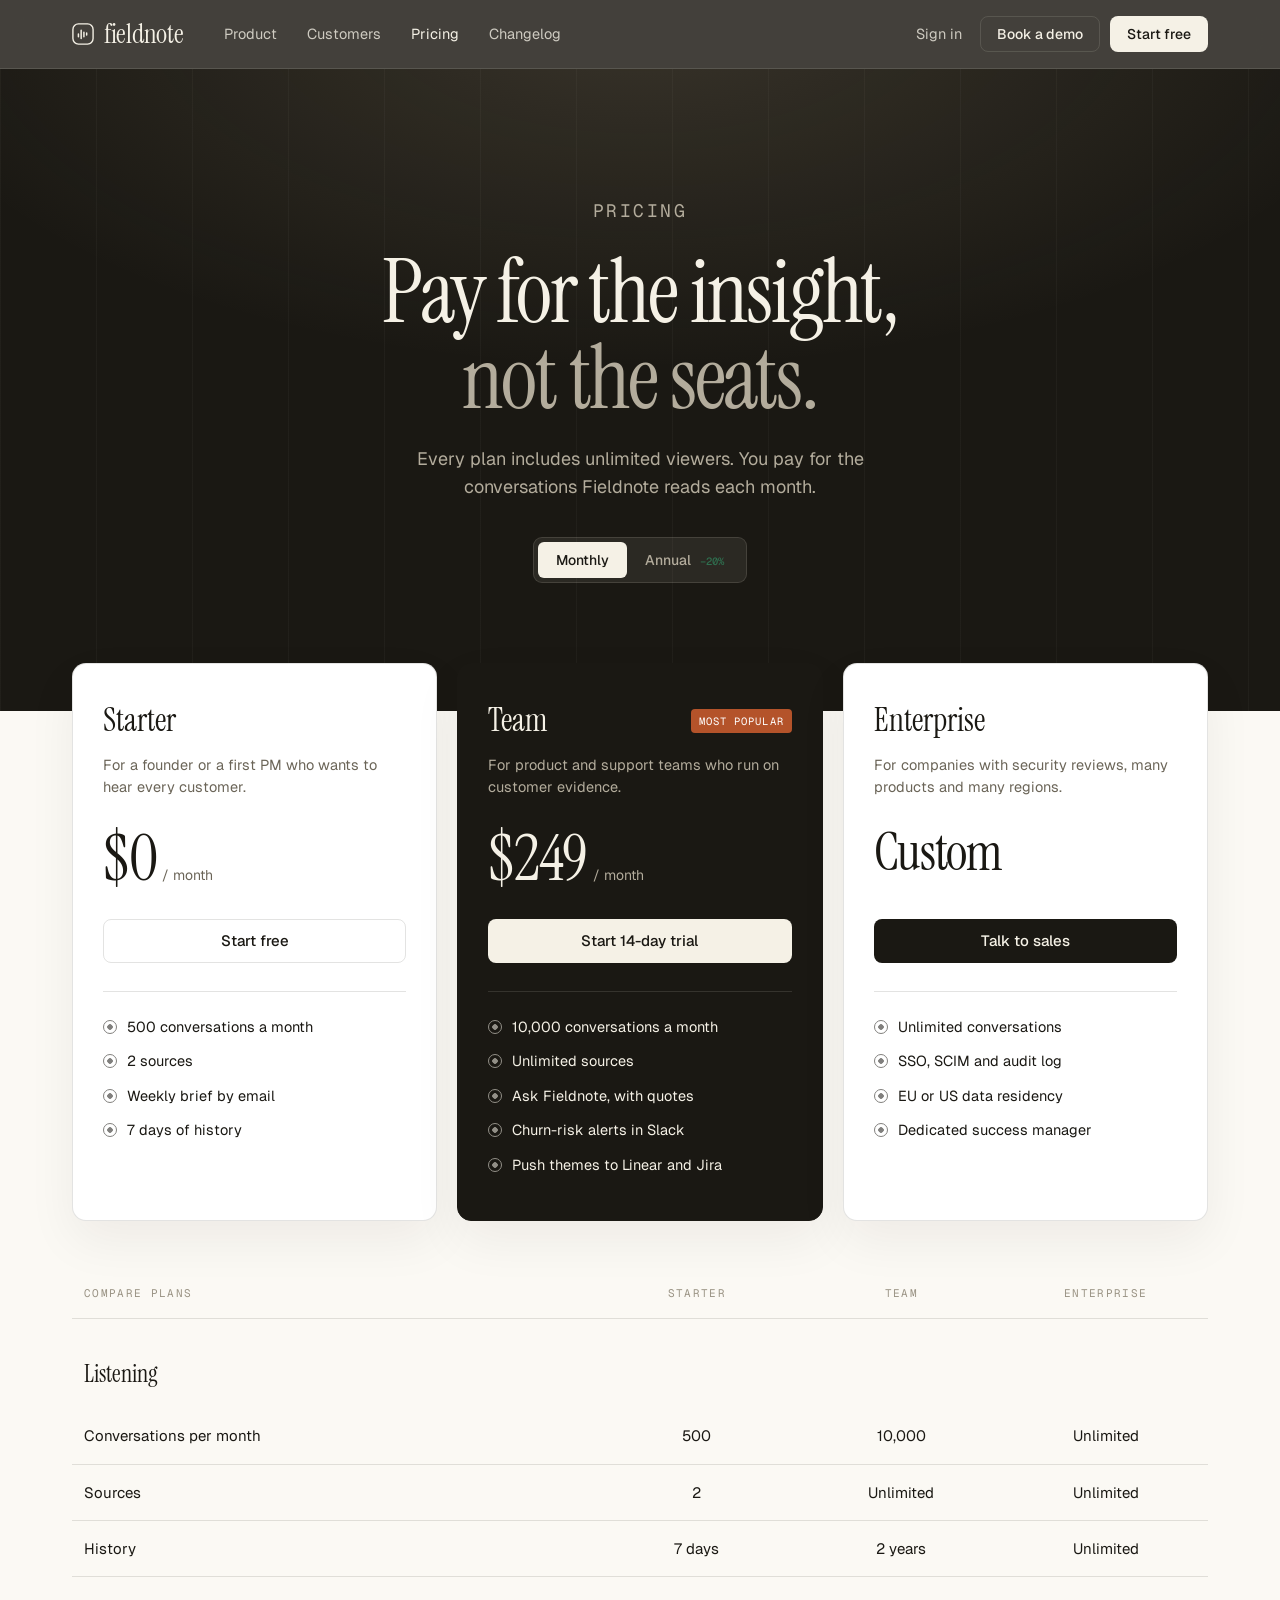
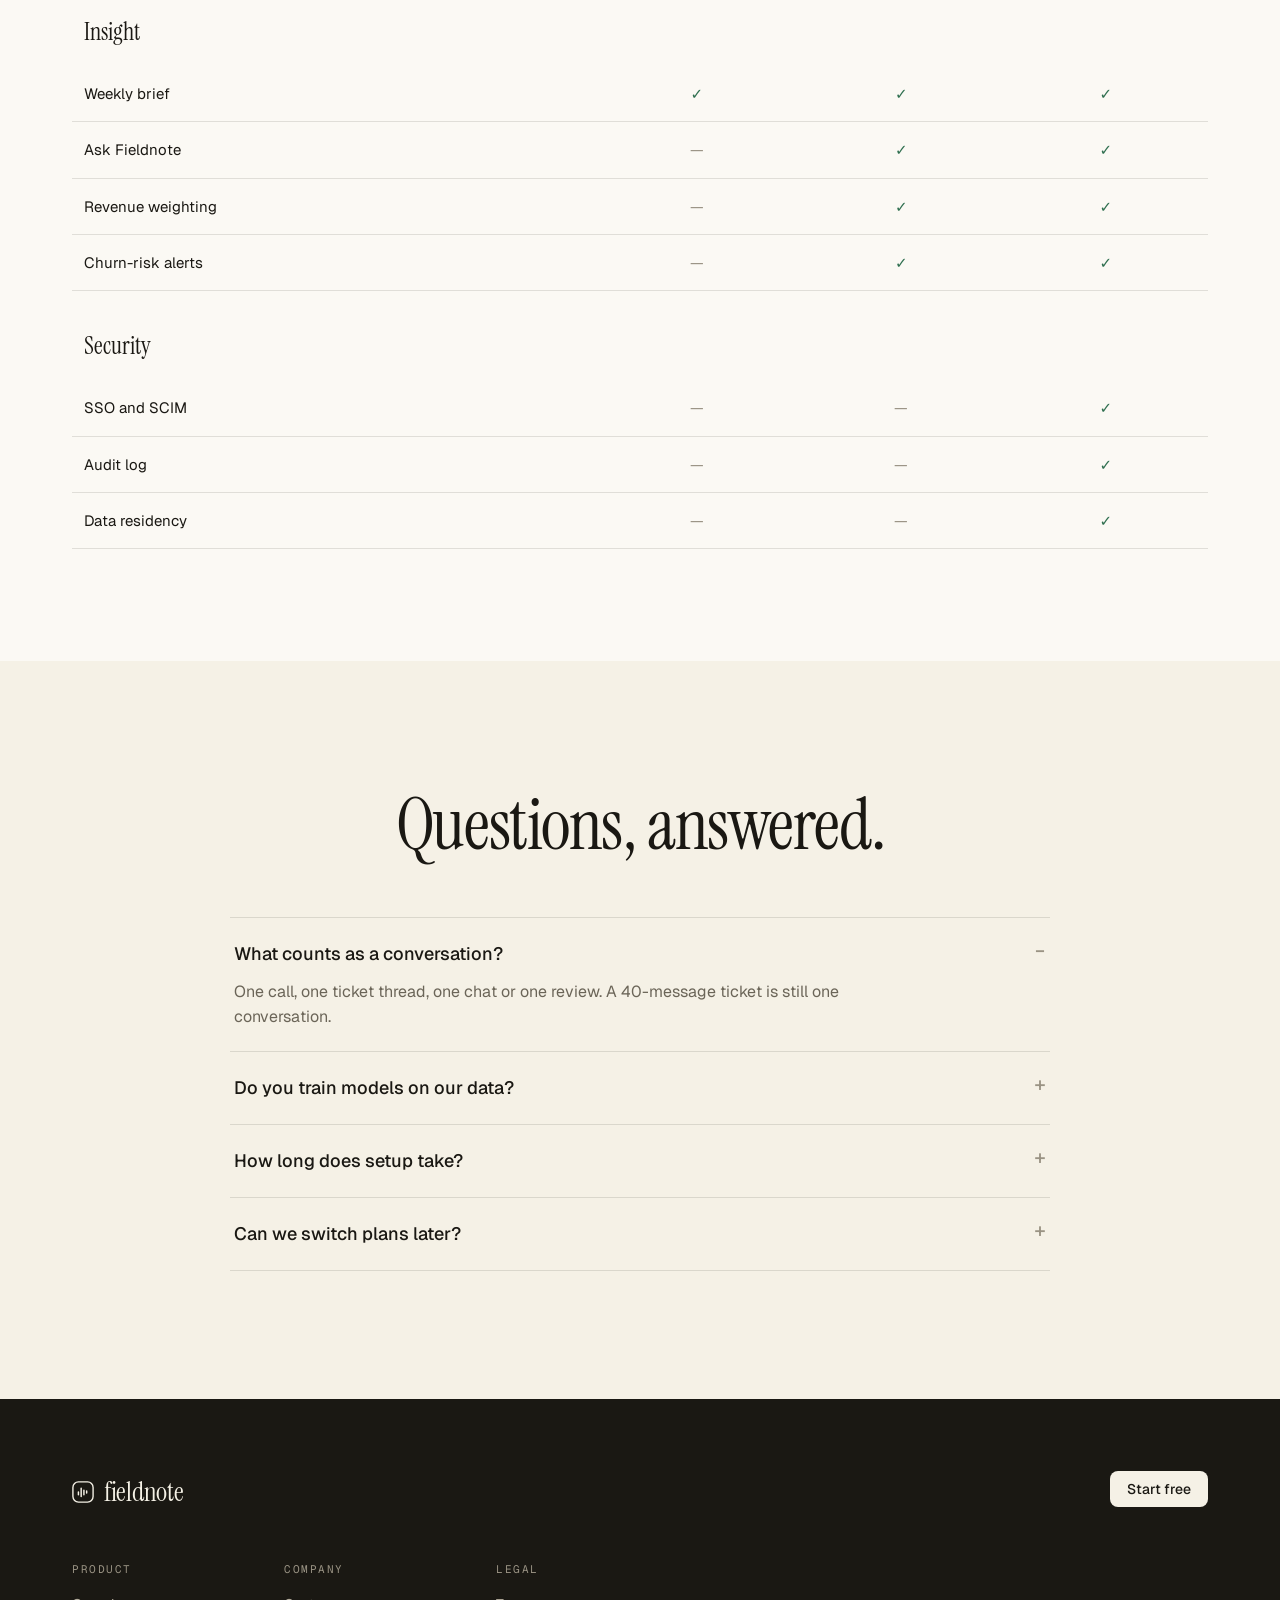
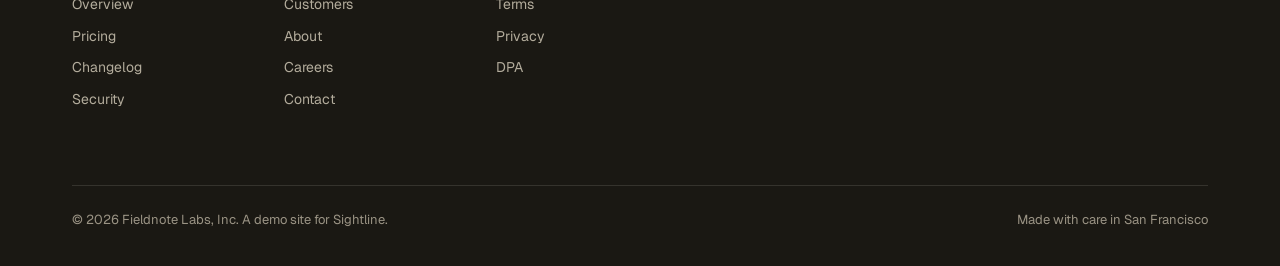
<file: pricing/index.html>
<!doctype html>
<html lang="en">
<head>
  <meta charset="utf-8">
  <meta name="viewport" content="width=device-width, initial-scale=1">
  <title>Pricing — Fieldnote</title>
  <link rel="preconnect" href="https://fonts.googleapis.com">
  <link rel="preconnect" href="https://fonts.gstatic.com" crossorigin>
  <link href="https://fonts.googleapis.com/css2?family=Geist:wght@300;400;500;600;700&family=Geist+Mono:wght@400;500&family=Instrument+Serif:ital@0;1&display=swap" rel="stylesheet">
  <link rel="stylesheet" href="../assets/site.css">
  <link rel="icon" href="../assets/mark.svg" type="image/svg+xml">
</head>
<body>

<header class="nav">
  <div class="wrap nav-inner">
    <a class="logo" href="../"><img class="logo-mark" src="../assets/mark-light.svg" alt="">fieldnote</a>
    <nav class="nav-links">
      <a href="../">Product</a>
      <a href="../customers/">Customers</a>
      <a href="../pricing/" aria-current="page">Pricing</a>
      <a href="../changelog/">Changelog</a>
    </nav>
    <div class="nav-cta">
      <a class="signin" href="#">Sign in</a>
      <a class="btn btn-ghost-dark btn-sm" href="#">Book a demo</a>
      <a class="btn btn-cream btn-sm" href="#plans">Start free</a>
    </div>
    <button class="nav-toggle" aria-label="Menu" aria-expanded="false"><span></span><span></span><span></span></button>
  </div>
  <div class="mobile-menu">
    <a href="../">Product</a><a href="../customers/">Customers</a><a href="../pricing/">Pricing</a><a href="../changelog/">Changelog</a>
    <a class="btn btn-cream" href="#plans">Start free</a>
  </div>
</header>

<section class="page-head stripes" style="padding-bottom:128px">
  <div class="wrap">
    <p class="mono" style="color:var(--on-dark-muted);margin-bottom:24px">Pricing</p>
    <h1>Pay for the insight,<br><span class="dim">not the seats.</span></h1>
    <p>Every plan includes unlimited viewers. You pay for the conversations Fieldnote reads each month.</p>
    <div class="billing" role="group" aria-label="Billing period">
      <button class="on" data-billing="monthly">Monthly</button>
      <button data-billing="annual">Annual <span class="save">−20%</span></button>
    </div>
  </div>
</section>

<section id="plans" style="padding-bottom:112px">
  <div class="wrap">
    <div class="plans">
      <div class="plan">
        <div class="pname"><h3>Starter</h3></div>
        <p class="pdesc">For a founder or a first PM who wants to hear every customer.</p>
        <div class="price"><span class="amt" data-monthly="$0" data-annual="$0">$0</span><span class="per">/ month</span></div>
        <a class="btn btn-ghost" href="#">Start free</a>
        <ul>
          <li>500 conversations a month</li>
          <li>2 sources</li>
          <li>Weekly brief by email</li>
          <li>7 days of history</li>
        </ul>
      </div>
      <div class="plan featured">
        <div class="pname"><h3>Team</h3><span class="badge">MOST POPULAR</span></div>
        <p class="pdesc">For product and support teams who run on customer evidence.</p>
        <div class="price"><span class="amt" data-monthly="$249" data-annual="$199">$249</span><span class="per">/ month</span></div>
        <a class="btn btn-cream" href="#">Start 14-day trial</a>
        <ul>
          <li>10,000 conversations a month</li>
          <li>Unlimited sources</li>
          <li>Ask Fieldnote, with quotes</li>
          <li>Churn-risk alerts in Slack</li>
          <li>Push themes to Linear and Jira</li>
        </ul>
      </div>
      <div class="plan">
        <div class="pname"><h3>Enterprise</h3></div>
        <p class="pdesc">For companies with security reviews, many products and many regions.</p>
        <div class="price"><span class="amt" style="font-size:52px">Custom</span></div>
        <a class="btn btn-dark" href="#">Talk to sales</a>
        <ul>
          <li>Unlimited conversations</li>
          <li>SSO, SCIM and audit log</li>
          <li>EU or US data residency</li>
          <li>Dedicated success manager</li>
        </ul>
      </div>
    </div>

    <table class="compare">
      <thead><tr><th>COMPARE PLANS</th><th>STARTER</th><th>TEAM</th><th>ENTERPRISE</th></tr></thead>
      <tbody>
        <tr class="grp"><td colspan="4">Listening</td></tr>
        <tr><td>Conversations per month</td><td>500</td><td>10,000</td><td>Unlimited</td></tr>
        <tr><td>Sources</td><td>2</td><td>Unlimited</td><td>Unlimited</td></tr>
        <tr><td>History</td><td>7 days</td><td>2 years</td><td>Unlimited</td></tr>
        <tr class="grp"><td colspan="4">Insight</td></tr>
        <tr><td>Weekly brief</td><td class="yes">✓</td><td class="yes">✓</td><td class="yes">✓</td></tr>
        <tr><td>Ask Fieldnote</td><td class="no">—</td><td class="yes">✓</td><td class="yes">✓</td></tr>
        <tr><td>Revenue weighting</td><td class="no">—</td><td class="yes">✓</td><td class="yes">✓</td></tr>
        <tr><td>Churn-risk alerts</td><td class="no">—</td><td class="yes">✓</td><td class="yes">✓</td></tr>
        <tr class="grp"><td colspan="4">Security</td></tr>
        <tr><td>SSO and SCIM</td><td class="no">—</td><td class="no">—</td><td class="yes">✓</td></tr>
        <tr><td>Audit log</td><td class="no">—</td><td class="no">—</td><td class="yes">✓</td></tr>
        <tr><td>Data residency</td><td class="no">—</td><td class="no">—</td><td class="yes">✓</td></tr>
      </tbody>
    </table>
  </div>
</section>

<section class="sec sec-cream">
  <div class="wrap">
    <h2 class="h2" style="text-align:center">Questions, answered.</h2>
    <div class="faq">
      <details open><summary>What counts as a conversation?</summary><p>One call, one ticket thread, one chat or one review. A 40-message ticket is still one conversation.</p></details>
      <details><summary>Do you train models on our data?</summary><p>No. Your conversations are used only to build your workspace, and you can delete everything with one click.</p></details>
      <details><summary>How long does setup take?</summary><p>Most teams connect their first source in under five minutes and get a first brief the same morning.</p></details>
      <details><summary>Can we switch plans later?</summary><p>Yes, at any time. Upgrades apply right away; downgrades take effect at the end of the billing period.</p></details>
    </div>
  </div>
</section>

<footer class="footer">
  <div class="wrap">
    <div class="foot-top">
      <a class="logo" href="../"><img class="logo-mark" src="../assets/mark-light.svg" alt="">fieldnote</a>
      <a class="btn btn-cream btn-sm" href="#plans">Start free</a>
    </div>
    <div class="foot-cols">
      <div><h4>PRODUCT</h4><a href="../">Overview</a><a href="../pricing/">Pricing</a><a href="../changelog/">Changelog</a><a href="#">Security</a></div>
      <div><h4>COMPANY</h4><a href="../customers/">Customers</a><a href="#">About</a><a href="#">Careers</a><a href="#">Contact</a></div>
      <div><h4>LEGAL</h4><a href="#">Terms</a><a href="#">Privacy</a><a href="#">DPA</a></div>
    </div>
    <div class="foot-bottom"><span>© 2026 Fieldnote Labs, Inc. A demo site for Sightline.</span><span>Made with care in San Francisco</span></div>
  </div>
</footer>

<script src="../assets/site.js"></script>
</body>
</html>
</file>
<file: assets/site.css>
/* Fieldnote — demo marketing site. Plain CSS, no build step. */
:root {
  --ink: #1a1813;
  --ink-2: #24211b;
  --ink-3: #2f2b24;
  --cream: #f5f1e6;
  --paper: #fbf9f4;
  --white: #ffffff;
  --text: #1a1813;
  --muted: #6b6558;
  --faint: #9a9384;
  --line: rgba(26, 24, 19, 0.12);
  --line-dark: rgba(245, 241, 230, 0.12);
  --on-dark: #f5f1e6;
  --on-dark-muted: #b3ac9c;
  --accent: #b4532a;   /* clay */
  --good: #2f6f4f;     /* sage */
  --serif: "Instrument Serif", Georgia, serif;
  --sans: "Geist", system-ui, -apple-system, sans-serif;
  --mono: "Geist Mono", ui-monospace, Menlo, monospace;
  --wrap: 1200px;
  --radius: 10px;
}

*, *::before, *::after { box-sizing: border-box; }
html { -webkit-text-size-adjust: 100%; }
body {
  margin: 0;
  font-family: var(--sans);
  font-size: 16px;
  line-height: 1.55;
  color: var(--text);
  background: var(--paper);
  -webkit-font-smoothing: antialiased;
}
img, svg { display: block; max-width: 100%; }
a { color: inherit; text-decoration: none; }
h1, h2, h3 { margin: 0; font-weight: 400; }
p { margin: 0; }

.wrap { max-width: var(--wrap); margin: 0 auto; padding: 0 32px; }
.mono { font-family: var(--mono); font-size: 12px; letter-spacing: 0.14em; text-transform: uppercase; }
.serif { font-family: var(--serif); }

/* ---------- Buttons ---------- */
.btn {
  display: inline-flex; align-items: center; justify-content: center; gap: 8px;
  height: 44px; padding: 0 22px; border-radius: 8px;
  font: 500 15px/1 var(--sans); white-space: nowrap; cursor: pointer;
  border: 1px solid transparent; transition: background .15s, border-color .15s, transform .15s;
}
.btn:hover { transform: translateY(-1px); }
.btn-cream { background: var(--cream); color: var(--ink); }
.btn-cream:hover { background: #fff; }
.btn-dark { background: var(--ink); color: var(--on-dark); }
.btn-dark:hover { background: var(--ink-3); }
.btn-ghost { border-color: var(--line); color: var(--text); background: transparent; }
.btn-ghost:hover { border-color: rgba(26,24,19,.3); }
.btn-ghost-dark { border-color: var(--line-dark); color: var(--on-dark); }
.btn-ghost-dark:hover { border-color: rgba(245,241,230,.35); }
.btn-sm { height: 36px; padding: 0 16px; font-size: 14px; }

/* ---------- Nav ---------- */
.nav {
  position: sticky; top: 0; z-index: 50;
  background: rgba(26, 24, 19, 0.82);
  backdrop-filter: saturate(140%) blur(14px);
  -webkit-backdrop-filter: saturate(140%) blur(14px);
  border-bottom: 1px solid var(--line-dark);
  color: var(--on-dark);
}
.nav.light { background: rgba(251, 249, 244, 0.86); color: var(--text); border-bottom-color: var(--line); }
.nav-inner { display: flex; align-items: center; height: 68px; gap: 40px; }
.logo { display: flex; align-items: center; gap: 10px; font-family: var(--serif); font-size: 27px; letter-spacing: -0.01em; }
.logo-mark { width: 22px; height: 22px; }
.nav-links { display: flex; gap: 30px; font-size: 14.5px; }
.nav-links a { opacity: .78; transition: opacity .15s; }
.nav-links a:hover, .nav-links a[aria-current="page"] { opacity: 1; }
.nav-cta { margin-left: auto; display: flex; align-items: center; gap: 10px; }
.nav-cta .signin { font-size: 14.5px; opacity: .78; margin-right: 8px; }
.nav-toggle { display: none; margin-left: auto; background: none; border: 0; color: inherit; padding: 8px; cursor: pointer; }
.nav-toggle span { display: block; width: 22px; height: 1.5px; background: currentColor; margin: 5px 0; }
.mobile-menu { display: none; }

/* ---------- Dark hero ---------- */
.dark { background: var(--ink); color: var(--on-dark); }
.stripes {
  color: var(--on-dark);
  background-color: var(--ink);
  background-image:
    radial-gradient(1100px 520px at 50% -10%, rgba(214, 196, 160, 0.16), transparent 70%),
    repeating-linear-gradient(90deg, rgba(245, 241, 230, 0.035) 0 1px, transparent 1px 96px);
}
.hero { padding: 96px 0 0; text-align: center; overflow: hidden; }
.tabs { display: inline-flex; gap: 28px; margin-bottom: 40px; }
.tab { position: relative; padding: 14px 22px; color: var(--on-dark-muted); }
.tab.active { color: var(--on-dark); background: rgba(245, 241, 230, 0.07); }
.tab.active::before, .tab.active::after {
  content: ""; position: absolute; width: 8px; height: 8px; border: 1px solid rgba(245,241,230,.4);
}
.tab.active::before { top: -4px; left: -4px; border-right: 0; border-bottom: 0; }
.tab.active::after { bottom: -4px; right: -4px; border-left: 0; border-top: 0; }
.hero h1 { font-family: var(--serif); font-size: clamp(52px, 8vw, 104px); line-height: 0.95; letter-spacing: -0.025em; }
.hero h1 .dim { color: var(--on-dark-muted); display: block; }
.hero .lede { max-width: 640px; margin: 28px auto 0; font-size: 19px; color: var(--on-dark-muted); }
.hero .ctas { display: flex; justify-content: center; gap: 12px; margin-top: 40px; }
.hero-note { margin-top: 18px; font-size: 13px; color: var(--faint); }

/* ---------- App mock ---------- */
.app {
  position: relative; margin: 72px auto -1px; max-width: 1080px; text-align: left;
  background: var(--paper); color: var(--text);
  border-radius: 14px 14px 0 0; border: 1px solid rgba(245,241,230,.18); border-bottom: 0;
  box-shadow: 0 -30px 80px rgba(0,0,0,.35);
  display: grid; grid-template-columns: 260px 1fr; overflow: hidden;
}
.app-side { border-right: 1px solid var(--line); background: #f3efe4; padding: 18px 16px; font-size: 13.5px; }
.app-side .ws { display: flex; align-items: center; gap: 8px; font-weight: 600; padding: 4px 6px 16px; }
.app-side .ws i { width: 20px; height: 20px; border-radius: 5px; background: var(--ink); display: inline-block; }
.side-item { display: flex; align-items: center; gap: 10px; padding: 7px 8px; border-radius: 6px; color: var(--muted); }
.side-item.on { background: var(--white); color: var(--text); box-shadow: 0 1px 2px rgba(0,0,0,.06); }
.side-item .count { margin-left: auto; font-family: var(--mono); font-size: 11px; color: var(--faint); }
.side-label { margin: 18px 8px 6px; font-family: var(--mono); font-size: 10.5px; letter-spacing: .12em; color: var(--faint); }
.dot { width: 7px; height: 7px; border-radius: 50%; display: inline-block; flex: none; }
.app-main { padding: 22px 26px 30px; min-width: 0; }
.app-top { display: flex; align-items: center; justify-content: space-between; margin-bottom: 18px; }
.crumb { font-size: 13px; color: var(--faint); }
.crumb b { color: var(--text); font-weight: 500; }
.live { display: inline-flex; align-items: center; gap: 8px; font-family: var(--mono); font-size: 11px; color: var(--muted); }
.live .pulse { width: 7px; height: 7px; border-radius: 50%; background: var(--good); box-shadow: 0 0 0 3px rgba(47,111,79,.18); }
.app h3 { font-family: var(--serif); font-size: 30px; letter-spacing: -0.01em; margin-bottom: 4px; }
.app .sub { font-size: 13.5px; color: var(--muted); margin-bottom: 20px; }
.themes { width: 100%; border-collapse: collapse; font-size: 13.5px; }
.themes th { text-align: left; font-family: var(--mono); font-size: 10.5px; letter-spacing: .1em; font-weight: 400; color: var(--faint); padding: 0 10px 10px; border-bottom: 1px solid var(--line); }
.themes td { padding: 12px 10px; border-bottom: 1px solid var(--line); vertical-align: middle; }
.themes td.num { font-family: var(--mono); font-size: 12.5px; text-align: right; white-space: nowrap; }
.themes th.num { text-align: right; }
.bar { height: 6px; border-radius: 3px; background: #e7e1d2; overflow: hidden; min-width: 80px; }
.bar i { display: block; height: 100%; border-radius: 3px; background: var(--ink); }
.delta-up { color: var(--accent); }
.delta-down { color: var(--good); }
.insight {
  margin-top: 20px; padding: 14px 16px; border-radius: 10px; background: var(--white);
  border: 1px solid var(--line); display: flex; gap: 12px; font-size: 13.5px; align-items: flex-start;
}
.insight .tag { flex: none; font-family: var(--mono); font-size: 10.5px; letter-spacing: .1em; padding: 3px 7px; border-radius: 4px; background: #f6e3d8; color: var(--accent); }

/* ---------- Logo strip ---------- */
.logos { background: var(--cream); border-bottom: 1px solid var(--line); }
.logos .label { text-align: center; padding: 22px 0 0; font-size: 13px; color: var(--muted); }
.logo-row { display: grid; grid-template-columns: repeat(6, 1fr); }
.logo-row div {
  display: flex; align-items: center; justify-content: center; height: 104px;
  border-right: 1px solid var(--line); color: #3a362e; font-size: 22px;
}
.logo-row div:last-child { border-right: 0; }
.lg-1 { font-family: var(--serif); font-style: italic; font-size: 28px !important; }
.lg-2 { font-family: var(--sans); font-weight: 700; letter-spacing: -0.04em; }
.lg-3 { font-family: var(--mono); font-size: 16px !important; letter-spacing: .3em; }
.lg-4 { font-family: var(--sans); font-weight: 300; letter-spacing: .2em; font-size: 18px !important; }
.lg-5 { font-family: var(--serif); font-size: 30px !important; }
.lg-6 { font-family: var(--sans); font-weight: 600; font-size: 20px !important; }

/* ---------- Sections ---------- */
section { position: relative; }
.sec { padding: 128px 0; }
.sec-cream { background: var(--cream); }
.eyebrow { font-family: var(--mono); font-size: 12px; letter-spacing: .14em; text-transform: uppercase; color: var(--muted); margin-bottom: 20px; }
.h2 { font-family: var(--serif); font-size: clamp(42px, 5.6vw, 72px); line-height: 1; letter-spacing: -0.02em; }
.h2 .dim { color: var(--faint); }
.sec-lede { margin-top: 22px; font-size: 18px; color: var(--muted); max-width: 560px; }
.split { display: grid; grid-template-columns: 1fr 1.15fr; gap: 72px; align-items: center; }

/* Spreadsheet mock */
.sheet { border-radius: 10px; overflow: hidden; border: 1px solid var(--line); background: var(--white); box-shadow: 0 24px 60px rgba(26,24,19,.10); font-size: 12.5px; }
.sheet-bar { background: #1f6b43; color: #eaf3ec; padding: 9px 14px; font-family: var(--mono); font-size: 11.5px; display: flex; justify-content: space-between; }
.sheet table { width: 100%; border-collapse: collapse; }
.sheet th, .sheet td { border: 1px solid #ebe7dc; padding: 7px 10px; text-align: left; white-space: nowrap; overflow: hidden; text-overflow: ellipsis; max-width: 220px; }
.sheet th { background: #f5f3ec; font-weight: 500; color: var(--muted); font-size: 11.5px; }
.sheet td.idx, .sheet th.idx { width: 34px; text-align: center; color: var(--faint); background: #f5f3ec; }
.chip { display: inline-block; padding: 1px 7px; border-radius: 4px; font-size: 11px; background: #efece3; color: var(--muted); }
.chip.r { background: #f8e1d6; color: #9a3f19; }
.chip.y { background: #f5ecc9; color: #7a5d0b; }

/* Feature cards */
.features { display: grid; grid-template-columns: repeat(3, 1fr); gap: 1px; background: var(--line); border: 1px solid var(--line); border-radius: 14px; overflow: hidden; margin-top: 64px; }
.feature { background: var(--paper); padding: 34px 30px 36px; }
.feature .num { font-family: var(--mono); font-size: 11.5px; color: var(--faint); letter-spacing: .1em; }
.feature h3 { font-family: var(--serif); font-size: 30px; line-height: 1.05; margin: 16px 0 12px; }
.feature p { color: var(--muted); font-size: 15px; }
.feature .viz { margin-top: 26px; height: 120px; border-radius: 8px; background: var(--cream); border: 1px solid var(--line); padding: 14px; display: flex; flex-direction: column; justify-content: flex-end; gap: 6px; }

/* Integrations */
.integrations { display: grid; grid-template-columns: repeat(4, 1fr); gap: 14px; margin-top: 56px; }
.integ { display: flex; align-items: center; gap: 12px; padding: 18px; background: var(--white); border: 1px solid var(--line); border-radius: 10px; font-weight: 500; font-size: 15px; }
.integ .ic { width: 34px; height: 34px; border-radius: 8px; display: grid; place-items: center; font-family: var(--mono); font-size: 13px; color: #fff; flex: none; }
.integ small { display: block; font-weight: 400; color: var(--faint); font-size: 12.5px; }

/* Gradient sections */
.dusk {
  color: var(--text);
  background:
    repeating-linear-gradient(90deg, rgba(255,255,255,.06) 0 1px, transparent 1px 96px),
    linear-gradient(180deg, #33415c 0%, #6b7a95 22%, #c9b8a6 58%, #ecd3b5 82%, #f5efe4 100%);
}
.dusk .panel-row { display: grid; grid-template-columns: 1fr 1.1fr; gap: 64px; align-items: center; min-height: 640px; padding-top: 96px; padding-bottom: 96px; }
.dusk .eyebrow { color: rgba(245,241,230,.75); }
.dusk .h2 { color: var(--ink); }
.dusk .ctas { display: flex; gap: 12px; margin-top: 36px; }
.term {
  background: rgba(30, 28, 24, 0.94); color: #e8e3d6; border-radius: 12px; overflow: hidden;
  box-shadow: 0 30px 80px rgba(20, 22, 30, 0.45); font-family: var(--mono); font-size: 13px; line-height: 1.65;
}
.term-bar { display: flex; align-items: center; gap: 7px; padding: 12px 14px; border-bottom: 1px solid rgba(255,255,255,.08); color: #8e8778; font-size: 11.5px; }
.term-bar i { width: 11px; height: 11px; border-radius: 50%; display: inline-block; }
.term-bar span { margin-left: 10px; }
.term-body { padding: 18px 20px 22px; }
.term .q { color: #fff; margin-bottom: 14px; }
.term .q::before { content: "› "; color: var(--accent); }
.term .li { display: flex; gap: 10px; margin-bottom: 10px; color: #cfc9ba; }
.term .li::before { content: "◆"; color: #8e8778; font-size: 10px; margin-top: 3px; }
.term b { color: #fff; font-weight: 500; }
.term .cur { display: inline-block; width: 8px; height: 15px; background: #e8e3d6; vertical-align: -2px; }

/* Chat mock */
.chat { background: rgba(251,249,244,.92); border-radius: 14px; box-shadow: 0 30px 80px rgba(20,22,30,.30); overflow: hidden; border: 1px solid rgba(255,255,255,.6); }
.chat-head { padding: 14px 18px; border-bottom: 1px solid var(--line); display: flex; justify-content: space-between; font-size: 13px; color: var(--muted); }
.chat-body { padding: 20px 18px; display: flex; flex-direction: column; gap: 14px; font-size: 14px; }
.msg-me { align-self: flex-end; background: var(--white); border: 1px solid var(--line); padding: 10px 14px; border-radius: 12px 12px 2px 12px; max-width: 75%; }
.msg-ai { align-self: flex-start; max-width: 88%; }
.msg-ai .who { font-family: var(--mono); font-size: 11px; color: var(--faint); margin-bottom: 6px; }
.quote-card { margin-top: 10px; border-left: 2px solid var(--accent); padding: 4px 0 4px 12px; color: var(--muted); font-size: 13.5px; }
.quote-card cite { display: block; font-style: normal; font-family: var(--mono); font-size: 10.5px; color: var(--faint); margin-top: 4px; letter-spacing: .06em; }
.chat-input { margin: 4px 18px 18px; border: 1px solid var(--line); border-radius: 10px; padding: 11px 14px; color: var(--faint); font-size: 13.5px; background: var(--white); display: flex; justify-content: space-between; }

/* Stats */
.stats { display: grid; grid-template-columns: repeat(3, 1fr); border-top: 1px solid var(--line); border-bottom: 1px solid var(--line); margin-top: 56px; }
.stat { padding: 40px 32px; border-right: 1px solid var(--line); }
.stat:last-child { border-right: 0; }
.stat .v { font-family: var(--serif); font-size: 68px; line-height: 1; letter-spacing: -0.02em; }
.stat .k { margin-top: 12px; color: var(--muted); font-size: 15px; }

/* Testimonials */
.quotes { display: grid; grid-template-columns: 1fr 1fr; border-top: 1px solid var(--line); border-left: 1px solid var(--line); margin-top: 56px; }
.qt { padding: 48px 44px; border-right: 1px solid var(--line); border-bottom: 1px solid var(--line); display: flex; flex-direction: column; justify-content: space-between; min-height: 300px; }
.qt blockquote { margin: 0; font-family: var(--serif); font-size: 29px; line-height: 1.15; letter-spacing: -0.01em; }
.qt .by { margin-top: 36px; font-size: 14px; }
.qt .by span { display: block; color: var(--faint); font-size: 13px; }

/* CTA band */
.cta-band { padding-top: 112px; padding-bottom: 112px; display: flex; justify-content: space-between; align-items: flex-end; gap: 32px; }
.cta-band .ctas { display: flex; gap: 12px; }

/* Footer */
.footer { background: var(--ink); color: var(--on-dark); padding: 72px 0 36px; font-size: 14px; }
.foot-top { display: flex; justify-content: space-between; align-items: flex-start; gap: 32px; }
.foot-cols { display: grid; grid-template-columns: repeat(3, 180px); gap: 32px; margin-top: 48px; }
.foot-cols h4 { margin: 0 0 16px; font-family: var(--mono); font-size: 11px; font-weight: 400; letter-spacing: .14em; color: var(--faint); }
.foot-cols a { display: block; color: var(--on-dark-muted); margin-bottom: 10px; }
.foot-cols a:hover { color: var(--on-dark); }
.foot-bottom { margin-top: 64px; padding-top: 24px; border-top: 1px solid var(--line-dark); display: flex; justify-content: space-between; color: var(--faint); font-size: 13px; }

/* ---------- Inner page header ---------- */
.page-head { padding: 104px 0 88px; text-align: center; }
.page-head h1 { font-family: var(--serif); font-size: clamp(48px, 7vw, 88px); line-height: .98; letter-spacing: -0.025em; }
.page-head h1 .dim { color: var(--on-dark-muted); }
.page-head p { max-width: 560px; margin: 24px auto 0; font-size: 18px; color: var(--on-dark-muted); }

/* Pricing */
.billing { display: inline-flex; margin-top: 36px; padding: 4px; border-radius: 9px; background: rgba(245,241,230,.08); border: 1px solid var(--line-dark); }
.billing button { border: 0; background: none; color: var(--on-dark-muted); font: 500 14px var(--sans); padding: 9px 18px; border-radius: 6px; cursor: pointer; }
.billing button.on { background: var(--cream); color: var(--ink); }
.billing .save { font-family: var(--mono); font-size: 10.5px; color: var(--good); margin-left: 6px; }
.billing button.on .save { color: var(--good); }
.plans { display: grid; grid-template-columns: repeat(3, 1fr); gap: 20px; margin-top: -48px; position: relative; }
.plan { background: var(--white); border: 1px solid var(--line); border-radius: 14px; padding: 32px 30px; display: flex; flex-direction: column; box-shadow: 0 20px 50px rgba(26,24,19,.06); }
.plan.featured { background: var(--ink); color: var(--on-dark); border-color: var(--ink); }
.plan .pname { display: flex; justify-content: space-between; align-items: center; }
.plan .pname h3 { font-family: var(--serif); font-size: 32px; }
.badge { font-family: var(--mono); font-size: 10.5px; letter-spacing: .1em; padding: 4px 8px; border-radius: 4px; background: var(--accent); color: #fff; }
.plan .pdesc { color: var(--muted); font-size: 14.5px; margin-top: 8px; min-height: 44px; }
.plan.featured .pdesc, .plan.featured .per { color: var(--on-dark-muted); }
.price { margin-top: 28px; display: flex; align-items: baseline; gap: 6px; min-height: 64px; }
.price .amt { font-family: var(--serif); font-size: 64px; line-height: 1; letter-spacing: -0.02em; }
.per { color: var(--muted); font-size: 14px; }
.plan .btn { margin-top: 28px; width: 100%; }
.plan ul { list-style: none; padding: 0; margin: 28px 0 0; border-top: 1px solid var(--line); padding-top: 24px; font-size: 14.5px; }
.plan.featured ul { border-top-color: var(--line-dark); }
.plan li { display: flex; gap: 10px; margin-bottom: 12px; }
.plan li::before { content: ""; width: 14px; height: 14px; margin-top: 4px; flex: none; border-radius: 50%; background: radial-gradient(circle, currentColor 0 2.5px, transparent 3px); border: 1px solid currentColor; opacity: .55; }
.compare { width: 100%; border-collapse: collapse; margin-top: 48px; font-size: 15px; }
.compare th, .compare td { padding: 16px 12px; border-bottom: 1px solid var(--line); text-align: left; }
.compare th { font-family: var(--mono); font-size: 11px; letter-spacing: .12em; font-weight: 400; color: var(--faint); }
.compare td:not(:first-child), .compare th:not(:first-child) { text-align: center; width: 18%; }
.compare .grp td { font-family: var(--serif); font-size: 24px; padding-top: 36px; border-bottom: 0; }
.yes { color: var(--good); font-weight: 600; }
.no { color: var(--faint); }
.faq { max-width: 820px; margin: 56px auto 0; border-top: 1px solid var(--line); }
.faq details { border-bottom: 1px solid var(--line); padding: 22px 4px; }
.faq summary { cursor: pointer; list-style: none; display: flex; justify-content: space-between; font-size: 18px; font-weight: 500; }
.faq summary::-webkit-details-marker { display: none; }
.faq summary::after { content: "+"; font-family: var(--mono); color: var(--faint); font-size: 20px; line-height: 1; }
.faq details[open] summary::after { content: "–"; }
.faq details p { margin-top: 12px; color: var(--muted); max-width: 680px; }

/* Customers */
.cases { display: grid; grid-template-columns: repeat(3, 1fr); gap: 20px; margin-top: 56px; }
.case { border-radius: 14px; overflow: hidden; border: 1px solid var(--line); background: var(--white); display: flex; flex-direction: column; }
.case-art { height: 190px; display: flex; align-items: flex-end; padding: 20px 22px; color: #fff; font-family: var(--serif); font-size: 34px; }
.case-body { padding: 24px 22px 26px; display: flex; flex-direction: column; gap: 14px; flex: 1; }
.case-body p { color: var(--muted); font-size: 15px; }
.case-metric { margin-top: auto; padding-top: 18px; border-top: 1px solid var(--line); display: flex; justify-content: space-between; align-items: baseline; }
.case-metric b { font-family: var(--serif); font-size: 40px; font-weight: 400; line-height: 1; }
.case-metric span { font-size: 13px; color: var(--faint); max-width: 140px; text-align: right; }
.feature-story { display: grid; grid-template-columns: 1.1fr 1fr; gap: 0; border-radius: 16px; overflow: hidden; background: var(--ink); color: var(--on-dark); }
.feature-story .left { padding: 56px 52px; display: flex; flex-direction: column; justify-content: space-between; gap: 40px; }
.feature-story blockquote { margin: 0; font-family: var(--serif); font-size: 40px; line-height: 1.08; letter-spacing: -0.01em; }
.feature-story .right { background: linear-gradient(160deg, #3c4a63, #a8968a 60%, #e9cfae); padding: 40px; display: flex; align-items: center; }
.kpis { display: grid; grid-template-columns: 1fr 1fr; gap: 1px; background: rgba(255,255,255,.25); border-radius: 12px; overflow: hidden; width: 100%; }
.kpis div { background: rgba(26,24,19,.55); padding: 26px 22px; backdrop-filter: blur(6px); }
.kpis b { display: block; font-family: var(--serif); font-size: 48px; font-weight: 400; line-height: 1; }
.kpis span { font-size: 13px; color: var(--on-dark-muted); }

/* Changelog */
.log { max-width: 880px; margin: 0 auto; }
.entry { display: grid; grid-template-columns: 180px 1fr; gap: 40px; padding: 48px 0; border-bottom: 1px solid var(--line); }
.entry .when { font-family: var(--mono); font-size: 12px; color: var(--faint); letter-spacing: .06em; padding-top: 10px; }
.entry .when .ver { display: inline-block; margin-top: 8px; padding: 3px 8px; border: 1px solid var(--line); border-radius: 4px; color: var(--muted); }
.entry h2 { font-family: var(--serif); font-size: 38px; line-height: 1.05; letter-spacing: -0.01em; }
.entry p { color: var(--muted); margin-top: 14px; font-size: 16px; }
.entry ul { margin: 16px 0 0; padding-left: 18px; color: var(--muted); }
.entry li { margin-bottom: 6px; }
.entry .shot { margin-top: 24px; border-radius: 12px; border: 1px solid var(--line); background: var(--cream); padding: 22px; }
.pill { display: inline-block; font-family: var(--mono); font-size: 10.5px; letter-spacing: .1em; padding: 3px 8px; border-radius: 4px; margin-right: 6px; }
.pill.new { background: #dcebe2; color: var(--good); }
.pill.imp { background: #ece7da; color: var(--muted); }
.pill.fix { background: #f6e3d8; color: var(--accent); }
.subscribe { display: flex; gap: 8px; justify-content: center; margin-top: 32px; }
.subscribe input { height: 44px; width: 280px; border-radius: 8px; border: 1px solid var(--line-dark); background: rgba(245,241,230,.06); color: var(--on-dark); padding: 0 14px; font: 15px var(--sans); }
.subscribe input::placeholder { color: var(--faint); }

/* ---------- Responsive ---------- */
@media (max-width: 960px) {
  .nav-links, .nav-cta { display: none; }
  .nav-toggle { display: block; }
  .mobile-menu.open { display: block; padding: 8px 32px 24px; border-top: 1px solid var(--line-dark); }
  .nav.light .mobile-menu.open { border-top-color: var(--line); }
  .mobile-menu a { display: block; padding: 12px 0; font-size: 17px; }
  .mobile-menu .btn { margin-top: 12px; width: 100%; }
  .split, .dusk .panel-row, .feature-story { grid-template-columns: 1fr; gap: 48px; }
  .features, .cases, .plans { grid-template-columns: 1fr; }
  .integrations { grid-template-columns: 1fr 1fr; }
  .logo-row { grid-template-columns: repeat(3, 1fr); }
  .logo-row div:nth-child(3) { border-right: 0; }
  .logo-row div:nth-child(-n+3) { border-bottom: 1px solid var(--line); }
  .quotes { grid-template-columns: 1fr; }
  .app { grid-template-columns: 1fr; }
  .app-side { display: none; }
  .plans { margin-top: -32px; }
}
@media (max-width: 640px) {
  .wrap { padding: 0 20px; }
  .mobile-menu.open { padding: 8px 20px 24px; }
  .hero { padding-top: 64px; }
  .tabs { gap: 8px; margin-bottom: 28px; }
  .tab { padding: 10px 12px; font-size: 10.5px; letter-spacing: .1em; }
  .hero .lede { font-size: 17px; }
  .hero .ctas, .dusk .ctas, .cta-band .ctas { flex-direction: column; align-items: stretch; }
  .app { margin-top: 48px; }
  .app-main { padding: 18px 16px 22px; }
  .themes .hide-sm { display: none; }
  .sec { padding: 88px 0; }
  .stats { grid-template-columns: 1fr; }
  .stat { border-right: 0; border-bottom: 1px solid var(--line); padding: 28px 4px; }
  .stat:last-child { border-bottom: 0; }
  .qt { padding: 32px 24px; min-height: 0; }
  .qt blockquote { font-size: 24px; }
  .cta-band { flex-direction: column; align-items: stretch; padding-top: 80px; padding-bottom: 80px; }
  .foot-top { flex-direction: column; }
  .foot-cols { grid-template-columns: 1fr 1fr; }
  .foot-bottom { flex-direction: column; gap: 8px; }
  .integrations { grid-template-columns: 1fr; }
  .logo-row { grid-template-columns: repeat(2, 1fr); }
  .logo-row div { height: 84px; border-bottom: 1px solid var(--line); }
  .logo-row div:nth-child(3) { border-right: 1px solid var(--line); }
  .logo-row div:nth-child(2n) { border-right: 0; }
  .logo-row div:nth-last-child(-n+2) { border-bottom: 0; }
  .sheet .hide-sm { display: none; }
  .entry { grid-template-columns: 1fr; gap: 8px; padding: 36px 0; }
  .entry h2 { font-size: 30px; }
  .feature-story .left { padding: 36px 26px; }
  .feature-story blockquote { font-size: 30px; }
  .feature-story .right { padding: 24px; }
  .compare { font-size: 13.5px; }
  .compare th, .compare td { padding: 12px 6px; }
  .subscribe { flex-direction: column; align-items: stretch; }
  .subscribe input { width: 100%; }
  .billing button { padding: 9px 12px; }
}
</file>
